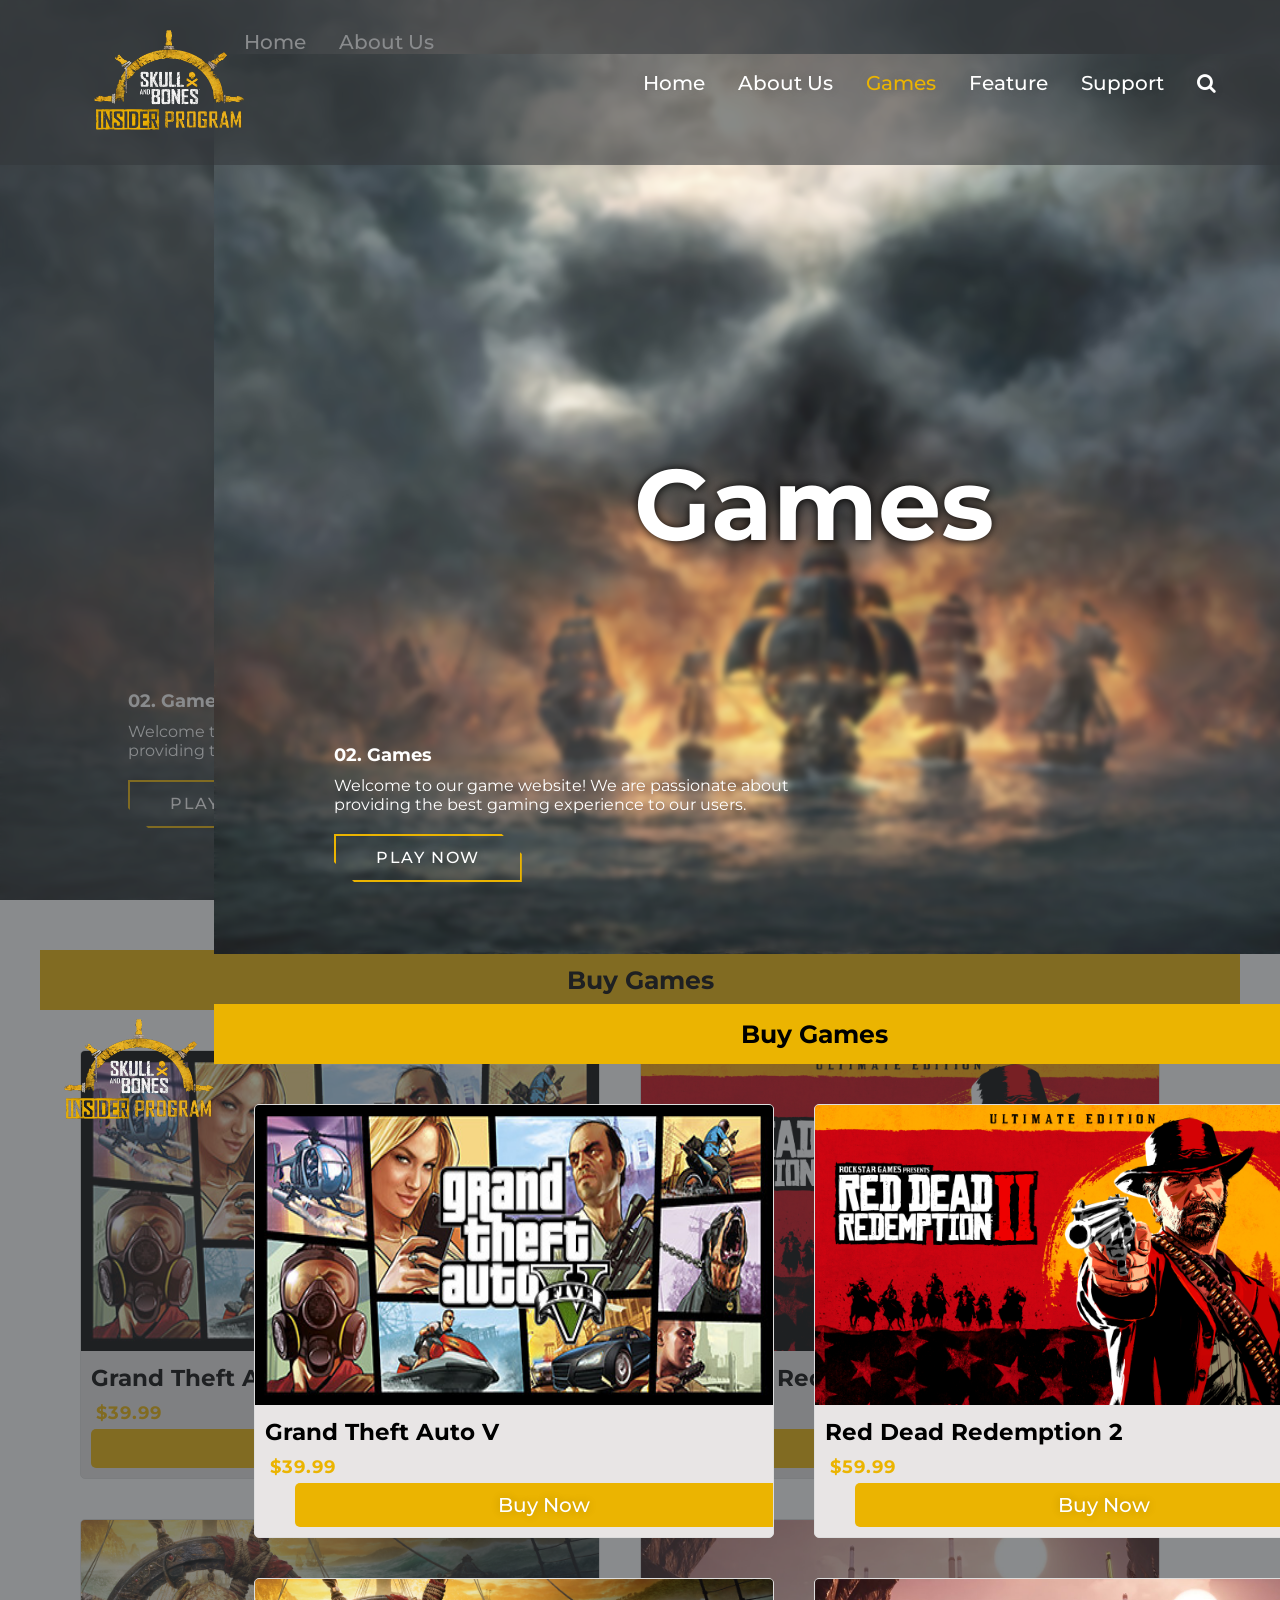
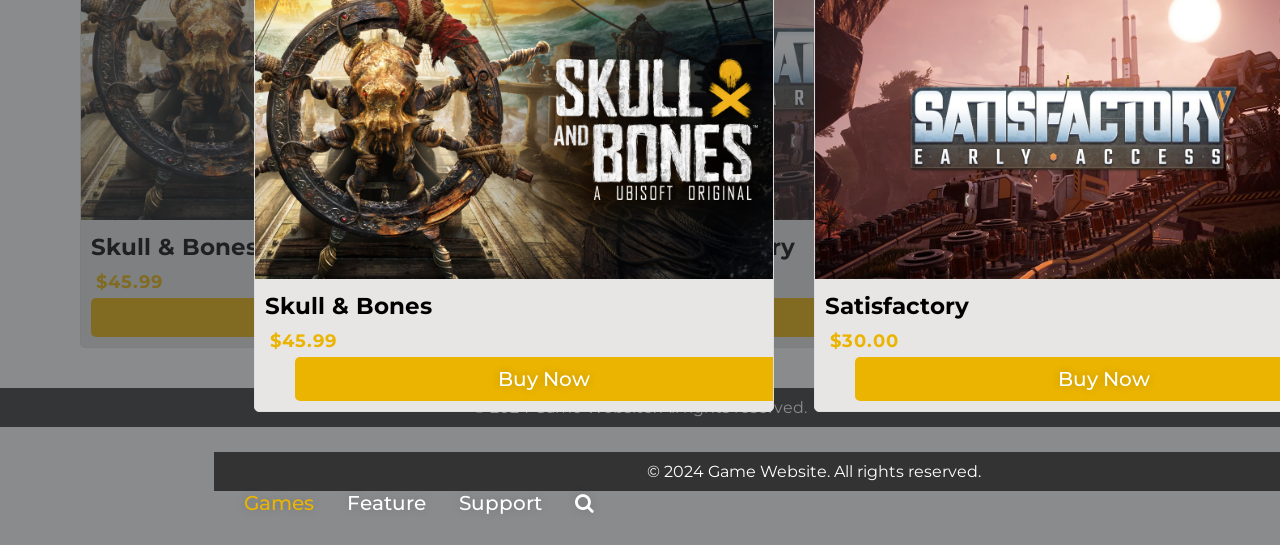
<file: index.html>
<!DOCTYPE html>
<html lang="en">

<head>
    <meta charset="UTF-8">
    <meta name="viewport" content="width=device-width, initial-scale=1.0">
    <link rel="stylesheet" href="https://cdnjs.cloudflare.com/ajax/libs/font-awesome/4.7.0/css/font-awesome.min.css">
    <link rel="stylesheet" href="games.css">
    <title>Document</title>
</head>

<body>
    <header class="header">
        <a href="" class="logo">
            <img src="/game start/sb game logo.png" alt="">
        </a>
        <nav class="navbar">
            <a href="webgame.html">Home</a>
            <a href="Aboutus.html">About Us</a><!DOCTYPE html>
            <html lang="en">
            
            <head>
                <meta charset="UTF-8">
                <meta name="viewport" content="width=device-width, initial-scale=1.0">
                <link rel="stylesheet" href="https://cdnjs.cloudflare.com/ajax/libs/font-awesome/4.7.0/css/font-awesome.min.css">
                <link rel="stylesheet" href="games.css">
                <title>Document</title>
                <style>
                    /* Add your responsive styles here */
                    @media only screen and (max-width: 768px) {
                        .header {
                            display: flex;
                            flex-direction: column;
                            align-items: center;
                        }
                        .navbar {
                            margin-top: 20px;
                        }
                        .banner .left-info {
                            text-align: center;
                        }
                        .gamebox {
                            display: grid;
                            grid-template-columns: repeat(auto-fit, minmax(250px, 1fr));
                            gap: 20px;
                            padding: 20px;
                        }
                        .game {
                            width: 100%;
                        }
                        .game-info {
                            text-align: center;
                        }
                    }
                </style>
            </head>
            
            <body>
                <header class="header">
                    <a href="" class="logo">
                        <img src="/game start/sb game logo.png" alt="">
                    </a>
                    <nav class="navbar">
                        <a href="webgame.html">Home</a>
                        <a href="Aboutus.html">About Us</a>
                        <a href="#" style="color: rgb(235, 180, 1);">Games</a>
                        <a href="Feature.html">Feature</a>
                        <a href="Support.html">Support</a>
                        <a href="#"><i class="fa fa-search" aria-hidden="true"></i></a>
                    </nav>
                </header>
                <section class="banner">
                    <div class="slider">
                        <div class="slide active">
                            <img src="/img1.jpg" alt="">
                            <div class="left-info">
                                <div class="penetrte-blur">
                                    <h1>Games</h1>
                                </div>
                                <div class="content">
                                    <h3>02. Games</h3>
                                    <p>Welcome to our game website! We are passionate about providing the best gaming experience to
                                        our users.</p>
                                    <a href="#" class="btn">Play Now</a>
                                </div>
                            </div>
                        </div>
                    </div>
                </section>
                </div>
                <!-- end header section ==================================================================================== -->
                <div class="container">
                    <div class="gamehead">
                        <h1>Buy Games</h1>
                    </div>
                    <div class="gamebox ">
                        <div class="game">
                            <img src="/game start/buygame1.jpg" alt="Game 1">
                            <div class="game-info">
                                <h2 class="game-title">Grand Theft Auto V</h2>
                                <p class="game-price">$39.99</p>
                                <a href="#" class="buy-button">Buy Now</a>
                            </div>
                        </div>
            
                        <div class="game">
                            <img src="/game start/buygame2.jpg" alt="Game 2">
                            <div class="game-info">
                                <h2 class="game-title">Red Dead Redemption 2</h2>
                                <p class="game-price">$59.99</p>
                                <a href="#" class="buy-button">Buy Now</a>
                            </div>
                        </div>
                        <div class="game">
                            <img src="/game start/buygame4.jpeg" alt="Game 1">
                            <div class="game-info">
                                <h2 class="game-title">Skull & Bones</h2>
                                <p class="game-price">$45.99</p>
                                <a href="#" class="buy-button">Buy Now</a>
                            </div>
                        </div>
            
                        <div class="game">
                            <img src="/game start/buygame3.jpg" alt="Game 2">
                            <div class="game-info">
                                <h2 class="game-title">Satisfactory</h2>
                                <p class="game-price">$30.00</p>
                                <a href="#" class="buy-button">Buy Now</a>
                            </div>
                        </div>
                    </div>
                </div>
                <footer>
                    <p>&copy; 2024 Game Website. All rights reserved.</p>
                </footer>
            </body>
            
            </html>
            
            <a href="#" style="color: rgb(235, 180, 1);">Games</a>
            <a href="Feature.html">Feature</a>
            <a href="Support.html">Support</a>
            <a href="#"><i class="fa fa-search" aria-hidden="true"></i></a>
        </nav>
    </header>
    <section class="banner">
        <div class="slider">
            <div class="slide active">
                <img src="/img1.jpg" alt="">
                <div class="left-info">
                    <div class="penetrte-blur">
                        <h1>Games</h1>
                    </div>
                    <div class="content">
                        <h3>02. Games</h3>
                        <p>Welcome to our game website! We are passionate about providing the best gaming experience to
                            our users.</p>
                        <a href="#" class="btn">Play Now</a>
                    </div>
                </div>
            </div>
        </div>
    </section>
    </div>
    <!-- end header section ==================================================================================== -->
    <div class="container">
        <div class="gamehead">
            <h1>Buy Games</h1>
        </div>
        <div class="gamebox ">
            <div class="game">
                <img src="/game start/buygame1.jpg" alt="Game 1">
                <div class="game-info">
                    <h2 class="game-title">Grand Theft Auto V</h2>
                    <p class="game-price">$39.99</p>
                    <a href="#" class="buy-button">Buy Now</a>
                </div>
            </div>

            <div class="game">
                <img src="/game start/buygame2.jpg" alt="Game 2">
                <div class="game-info">
                    <h2 class="game-title">Red Dead Redemption 2</h2>
                    <p class="game-price">$59.99</p>
                    <a href="#" class="buy-button">Buy Now</a>
                </div>
            </div>
            <div class="game">
                <img src="/game start/buygame4.jpeg" alt="Game 1">
                <div class="game-info">
                    <h2 class="game-title">Skull & Bones</h2>
                    <p class="game-price">$45.99</p>
                    <a href="#" class="buy-button">Buy Now</a>
                </div>
            </div>

            <div class="game">
                <img src="/game start/buygame3.jpg" alt="Game 2">
                <div class="game-info">
                    <h2 class="game-title">Satisfactory</h2>
                    <p class="game-price">$30.00</p>
                    <a href="#" class="buy-button">Buy Now</a>
                </div>
            </div>
        </div>
    </div>
    <footer>
        <p>&copy; 2024 Game Website. All rights reserved.</p>
    </footer>
</body>

</html>
</file>
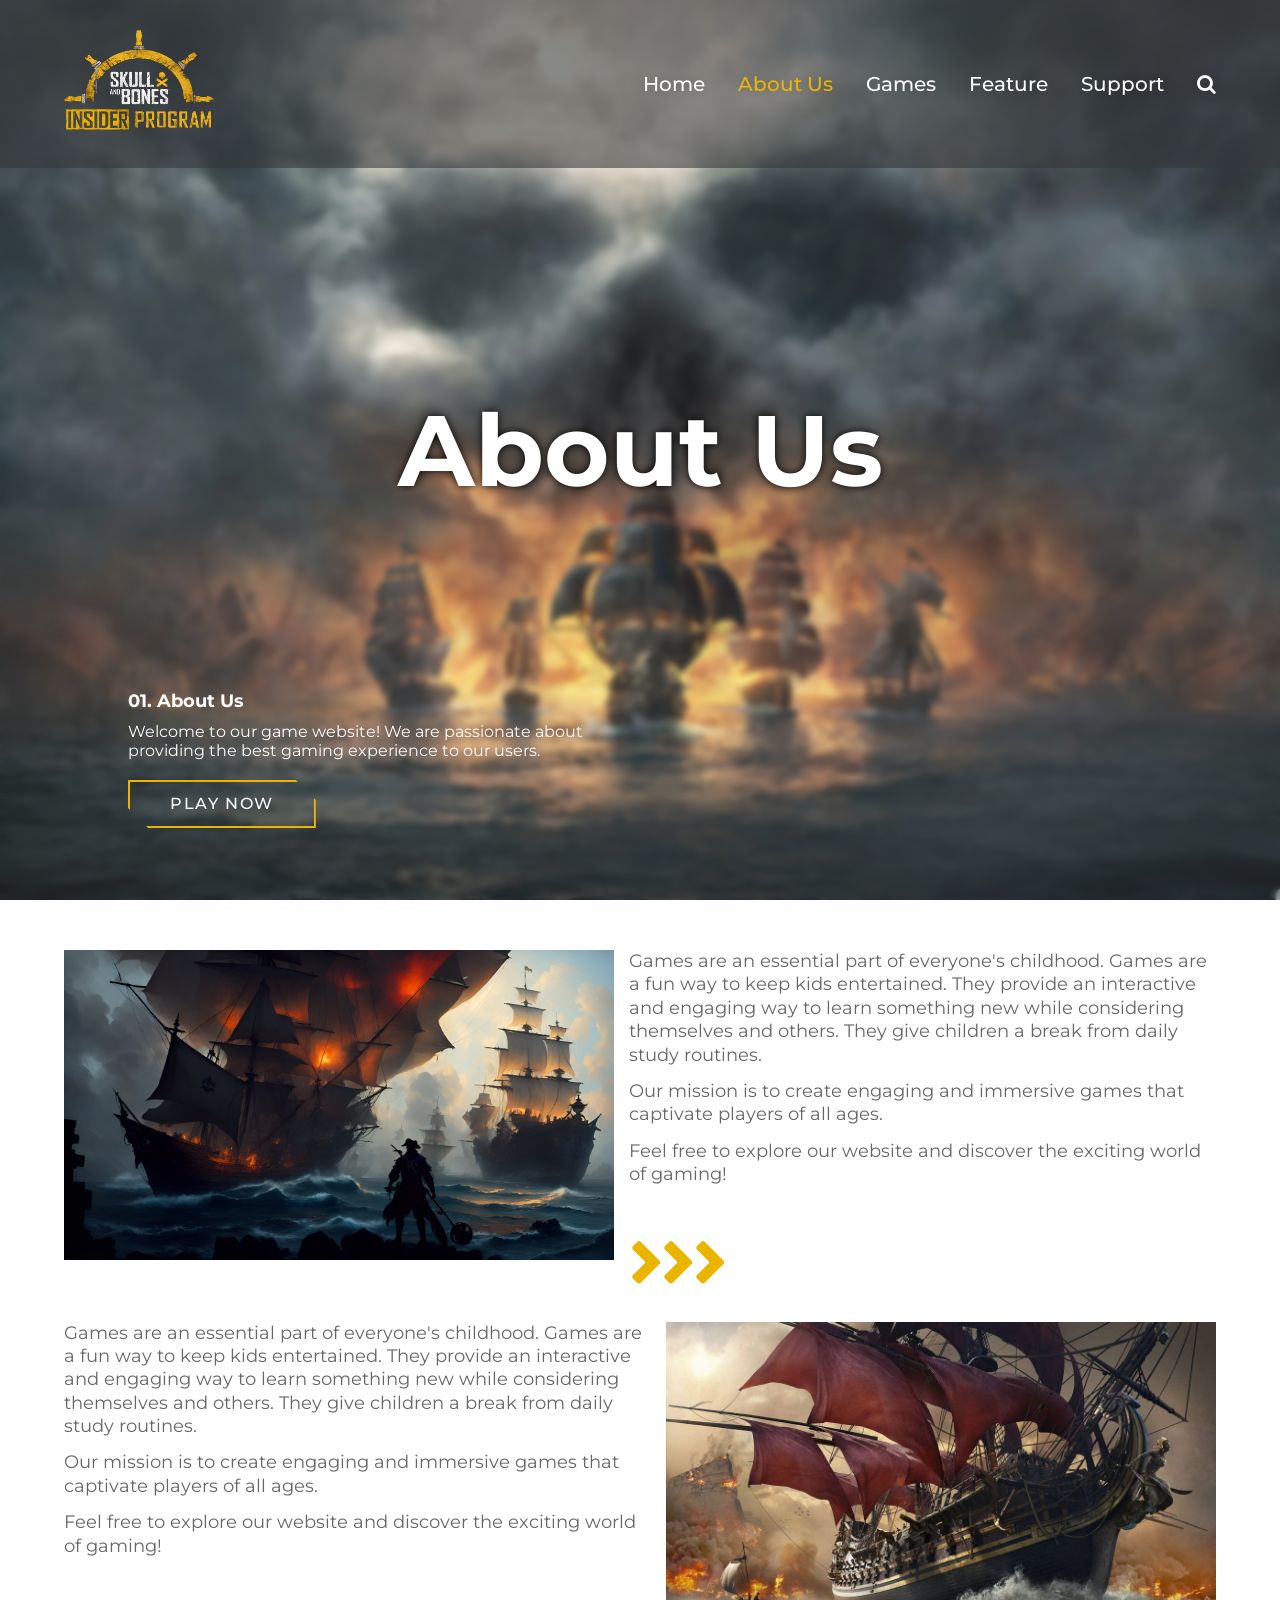
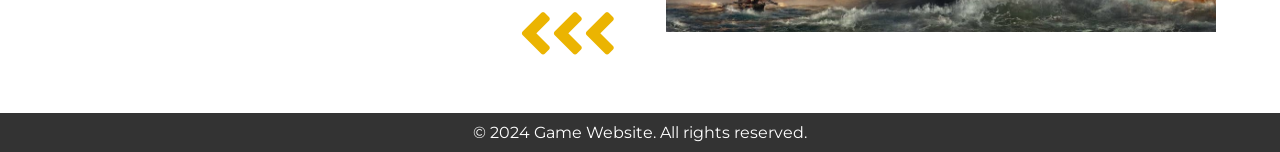
<file: Aboutus.html>
<!DOCTYPE html>
<html lang="en">

<head>
    <meta charset="UTF-8">
    <meta name="viewport" content="width=device-width, initial-scale=1.0">
    <link rel="stylesheet" href="https://cdnjs.cloudflare.com/ajax/libs/font-awesome/4.7.0/css/font-awesome.min.css">
    <link rel="stylesheet" href="Aboutus.css">
    <link rel="stylesheet" href="webmedia.css">
    <title>Document</title>
    <style>
        /* Add your responsive styles here */
        @media only screen and (max-width: 768px) {
            .header {
                display: flex;
                flex-direction: column;
                align-items: center;
            }
            .navbar {
                margin-top: 20px;
            }
            .banner .left-info {
                text-align: center;
            }
            .abox1,
            .abox2 {
                flex-direction: column;
            }
            .aimage,
            .apara {
                width: 100%;
            }
            .apara {
                margin-top: 20px;
            }
            .apraicon {
                text-align: center;
            }
            footer {
                text-align: center;
            }
        }
    </style>
</head>

<body>
    <header class="header">
        <a href="" class="logo">
            <img src="/game start/sb game logo.png" alt="">
        </a>

        <nav class="navbar">
            <a href="webgame.html">Home</a>
            <a href="#" style="color: rgb(235, 180, 1);">About Us</a>
            <a href="games.html">Games</a>
            <a href="Feature.html">Feature</a>
            <a href="Support.html">Support</a>
            <a href="#"><i class="fa fa-search" aria-hidden="true"></i></a>
        </nav>

    </header>
    <section class="banner">
        <div class="slider">
            <div class="slide active">
                <img src="/img1.jpg" alt="">
                <div class="left-info">
                    <div class="penetrte-blur">
                        <h1>About Us</h1>
                    </div>
                    <div class="content">
                        <h3>01. About Us</h3>
                        <p>Welcome to our game website! We are passionate about providing the best gaming experience to our users.</p>
                        <a href="#" class="btn">Play Now</a>
                    </div>
                </div>
            </div>
        </div>
    </section>
    </div>
    <div class="container">
        <section id="about">
            <div class="abox1 d-flex">
                <div class="aimage">
                    <img src="/game start/aimage.jpg" alt="">
                </div>
                <div class="apara">
                    <p>Games are an essential part of everyone's childhood. Games are a fun way to keep kids
                        entertained. They provide an interactive and engaging way to learn something new while
                        considering themselves and others. They give children a break from daily study routines.
                    </p><br>
                    <p>Our mission is to create engaging and immersive games that captivate players of all ages.</p>
                    <br>
                    <p>Feel free to explore our website and discover the exciting world of gaming!</p>
                    <div class="apraicon">
                        <i class="fa fa-chevron-right" aria-hidden="true"></i>
                        <i class="fa fa-chevron-right" aria-hidden="true"></i>
                        <i class="fa fa-chevron-right" aria-hidden="true"></i>
                    </div>
                </div>
            </div>
            <div class="abox2 d-flex">
                <div class="apara">
                    <p>Games are an essential part of everyone's childhood. Games are a fun way to keep kids
                        entertained. They provide an interactive and engaging way to learn something new while
                        considering themselves and others. They give children a break from daily study routines.
                    </p><br>
                    <p>Our mission is to create engaging and immersive games that captivate players of all ages.</p>
                    <br>
                    <p>Feel free to explore our website and discover the exciting world of gaming!</p>
                    <div class="apraicon">
                        <i class="fa fa-chevron-left" aria-hidden="true"></i>
                        <i class="fa fa-chevron-left" aria-hidden="true"></i>
                        <i class="fa fa-chevron-left" aria-hidden="true"></i>
                    </div>
                </div>
                <div class="aimage">
                    <img src="/game start/aimage2.jpg" alt="">
                </div>
            </div>
        </section>
    </div>
    <footer>
        <p>&copy; 2024 Game Website. All rights reserved.</p>
    </footer>
</body>

</html>
</file>
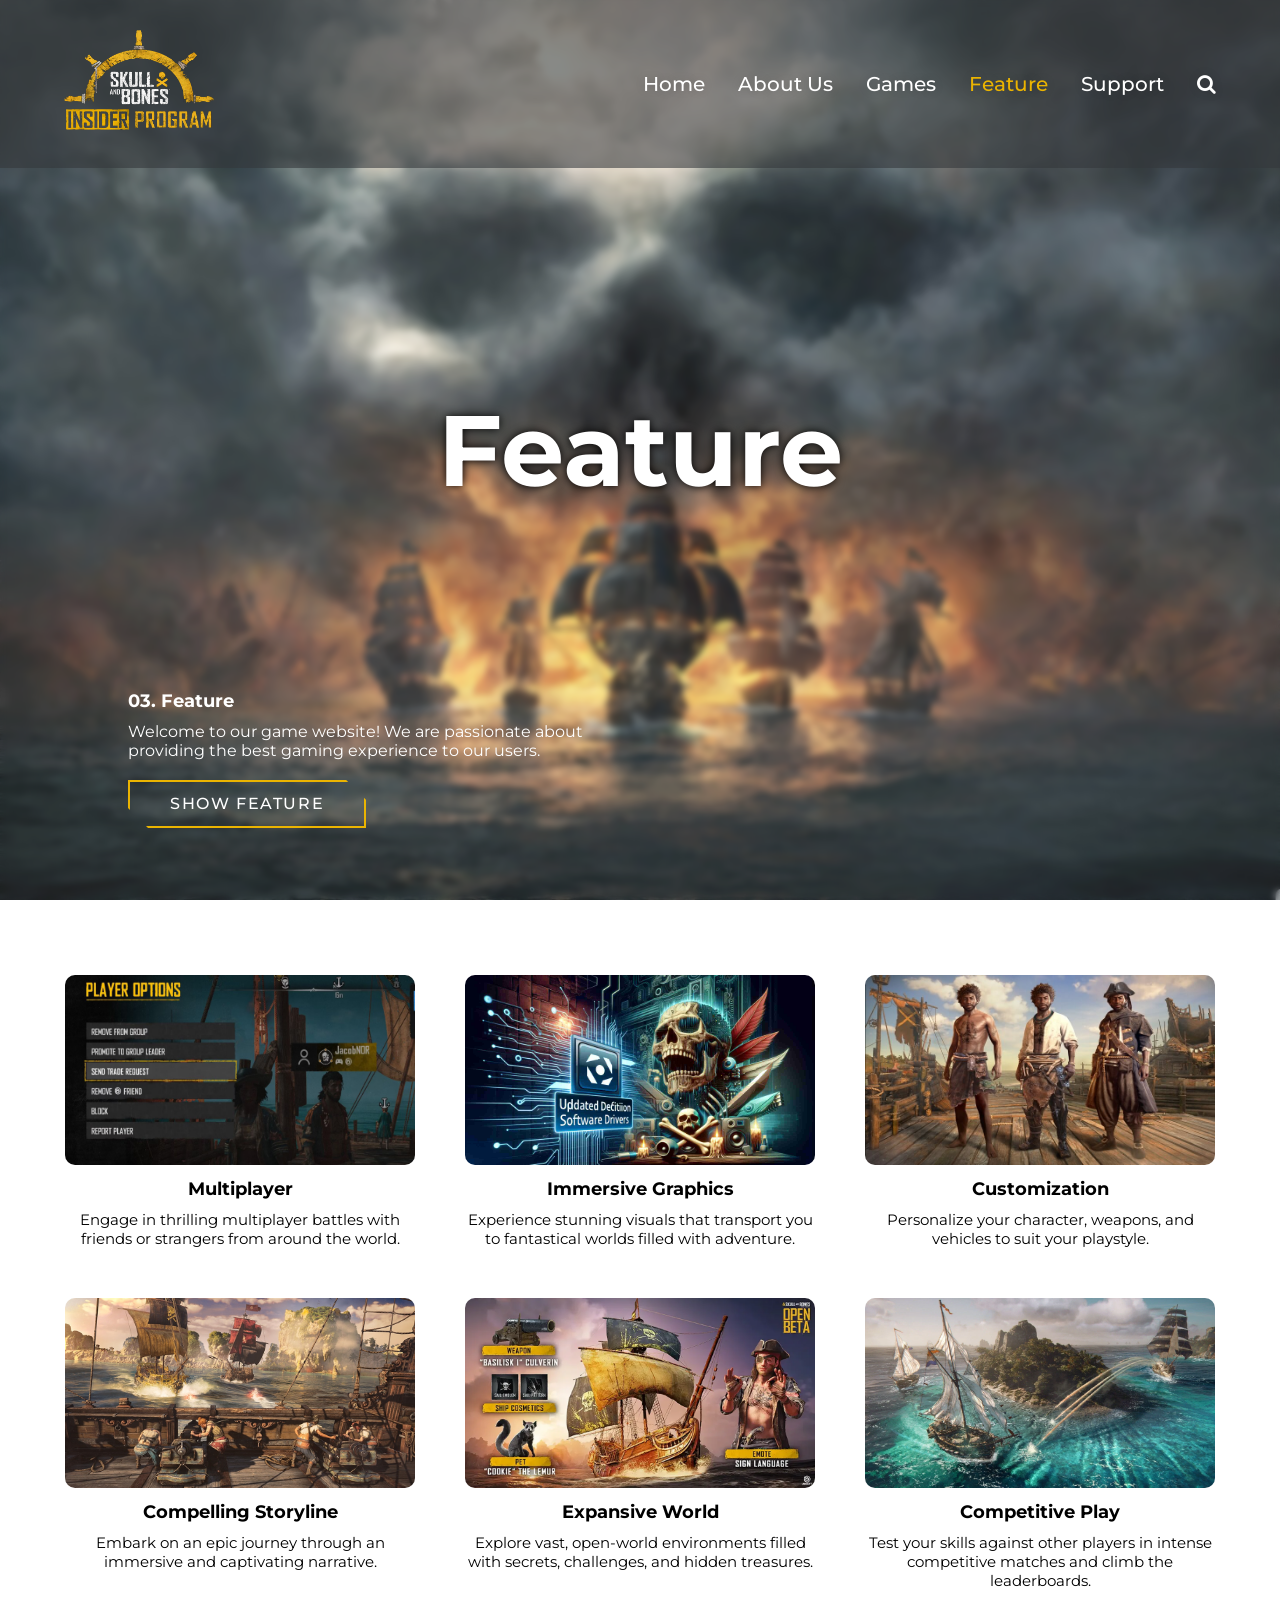
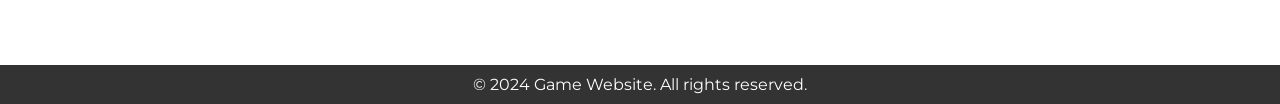
<file: Feature.html>
<!DOCTYPE html>
<html lang="en">

<head>
    <meta charset="UTF-8">
    <meta name="viewport" content="width=device-width, initial-scale=1.0">
    <link rel="stylesheet" href="https://cdnjs.cloudflare.com/ajax/libs/font-awesome/4.7.0/css/font-awesome.min.css">
    <link rel="stylesheet" href="Feature.css">
    <title>Document</title>
</head>

<body>
    <header class="header">
        <a href="" class="logo">
            <img src="/game start/sb game logo.png" alt="">
        </a>
        <nav class="navbar">
            <a href="webgame.html">Home</a>
            <a href="Aboutus.html">About Us</a>
            <a href="games.html">Games</a>
            <a href="#" style="color: rgb(235, 180, 1);">Feature</a>
            <a href="Support.html">Support</a>
            <a href="#"><i class="fa fa-search" aria-hidden="true"></i></a>
        </nav>
    </header>
    <section class="banner">
        <div class="slider">
            <div class="slide active">
                <img src="/img1.jpg" alt="">
                <div class="left-info">
                    <div class="penetrte-blur">
                        <h1>Feature</h1>
                    </div>
                    <div class="content">
                        <h3>03. Feature</h3>
                        <p>Welcome to our game website! We are passionate about providing the best gaming experience to
                            our users.</p>
                        <a href="#" class="btn">Show Feature</a>
                    </div>
                </div>
            </div>
        </div>
    </section>
    </div>
    <!-- header complete ===================================================================================== -->
            <section class="features">
                <div class="feature">
                    <img src="/game start/featimg1.jpg" alt="Feature 1">
                    <h2>Multiplayer</h2>
                    <p>Engage in thrilling multiplayer battles with friends or strangers from around the world.</p>
                </div>
                <div class="feature">
                    <img src="/game start/featimg2.png" alt="Feature 2">
                    <h2>Immersive Graphics</h2>
                    <p>Experience stunning visuals that transport you to fantastical worlds filled with adventure.</p>
                </div>
                <div class="feature">
                    <img src="/game start/featimg3.jpg" alt="Feature 3">
                    <h2>Customization</h2>
                    <p>Personalize your character, weapons, and vehicles to suit your playstyle.</p>
                </div>
                <div class="feature">
                    <img src="/game start/featimg4.jpg" alt="Feature 4">
                    <h2>Compelling Storyline</h2>
                    <p>Embark on an epic journey through an immersive and captivating narrative.</p>
                </div>
                <div class="feature">
                    <img src="/game start/featimg5.jpg" alt="Feature 5">
                    <h2>Expansive World</h2>
                    <p>Explore vast, open-world environments filled with secrets, challenges, and hidden treasures.</p>
                </div>
                <div class="feature">
                    <img src="/game start/featimg6.jpg" alt="Feature 6">
                    <h2>Competitive Play</h2>
                    <p>Test your skills against other players in intense competitive matches and climb the leaderboards.
                    </p>
                </div>
            </section>
    <footer>
        <p>&copy; 2024 Game Website. All rights reserved.</p>
    </footer>
</body>

</html>
</file>
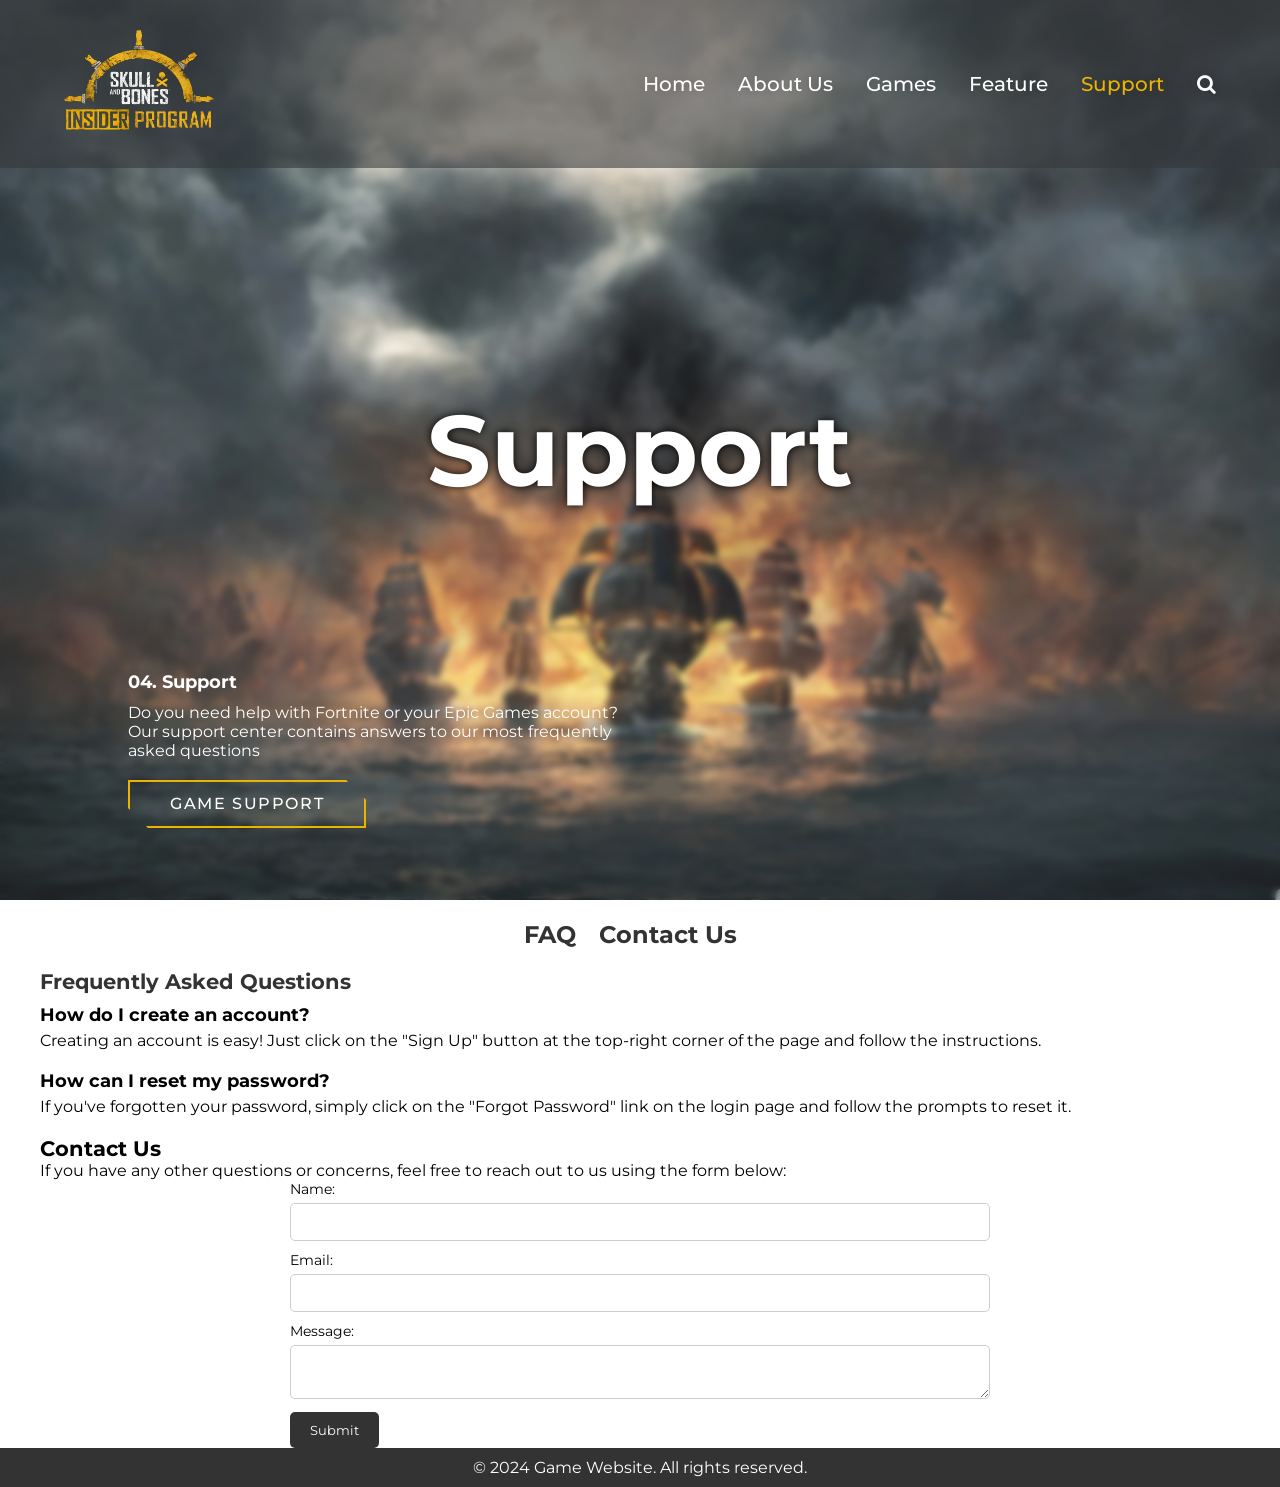
<file: Support.html>
<!DOCTYPE html>
<html lang="en">

<head>
    <meta charset="UTF-8">
    <meta name="viewport" content="width=device-width, initial-scale=1.0">
    <link rel="stylesheet" href="https://cdnjs.cloudflare.com/ajax/libs/font-awesome/4.7.0/css/font-awesome.min.css">
    <link rel="stylesheet" href="Support.css">
    <title>Document</title>
</head>

<body>
    <header class="header">
        <a href="" class="logo">
            <img src="/game start/sb game logo.png" alt="">
        </a>
        <nav class="navbar">
            <a href="webgame.html">Home</a>
            <a href="Aboutus.html">About Us</a>
            <a href="games.html">Games</a>
            <a href="Feature.html">Feature</a>
            <a href="#" style="color: rgb(235, 180, 1);">Support</a>
            <a href="#"><i class="fa fa-search" aria-hidden="true"></i></a>
        </nav>
    </header>
    <section class="banner">
        <div class="slider">
            <div class="slide active">
                <img src="/img1.jpg" alt="">
                <div class="left-info">
                    <div class="penetrte-blur">
                        <h1>Support</h1>
                    </div>
                    <div class="content">
                        <h3>04. Support</h3>
                        <p>Do you need help with Fortnite or your Epic Games account? Our support center contains
                            answers to our most frequently asked questions</p>
                        <a href="#" class="btn">Game Support</a>
                    </div>
                </div>
            </div>
        </div>
    </section>
    </div>
    <!-- complete header section============================================================================== -->
    <div class="container">
        <nav>
            <ul>
                <li><a href="#faq">FAQ</a></li>
                <li><a href="#contact">Contact Us</a></li>
            </ul>
        </nav>
        <section id="faq">
            <h2>Frequently Asked Questions</h2>
            <ul>
                <li>
                    <h3>How do I create an account?</h3>
                    <p>Creating an account is easy! Just click on the "Sign Up" button at the top-right corner of the page and follow the instructions.</p>
                </li>
                <li>
                    <h3>How can I reset my password?</h3>
                    <p>If you've forgotten your password, simply click on the "Forgot Password" link on the login page and follow the prompts to reset it.</p>
                </li>
                <!-- Add more FAQ items as needed -->
            </ul>
        </section>
        <section id="contact">
            <h2>Contact Us</h2>
            <p>If you have any other questions or concerns, feel free to reach out to us using the form below:</p>
            <div class="fosupport">
            <form>
                <label for="name" style="font-size: 14px;">Name:</label>
                <input type="text" id="name" name="name" required>
                <label for="email" style="font-size: 14px;">Email:</label>
                <input type="email" id="email" name="email" required>
                <label for="message" style="font-size: 14px;">Message:</label>
                <textarea id="message" name="message" required></textarea>
                <button type="submit">Submit</button>
            </form>
        </div>
    </div>
    <footer>
        <p>&copy; 2024 Game Website. All rights reserved.</p>
    </footer>
</body>

</html>
</file>
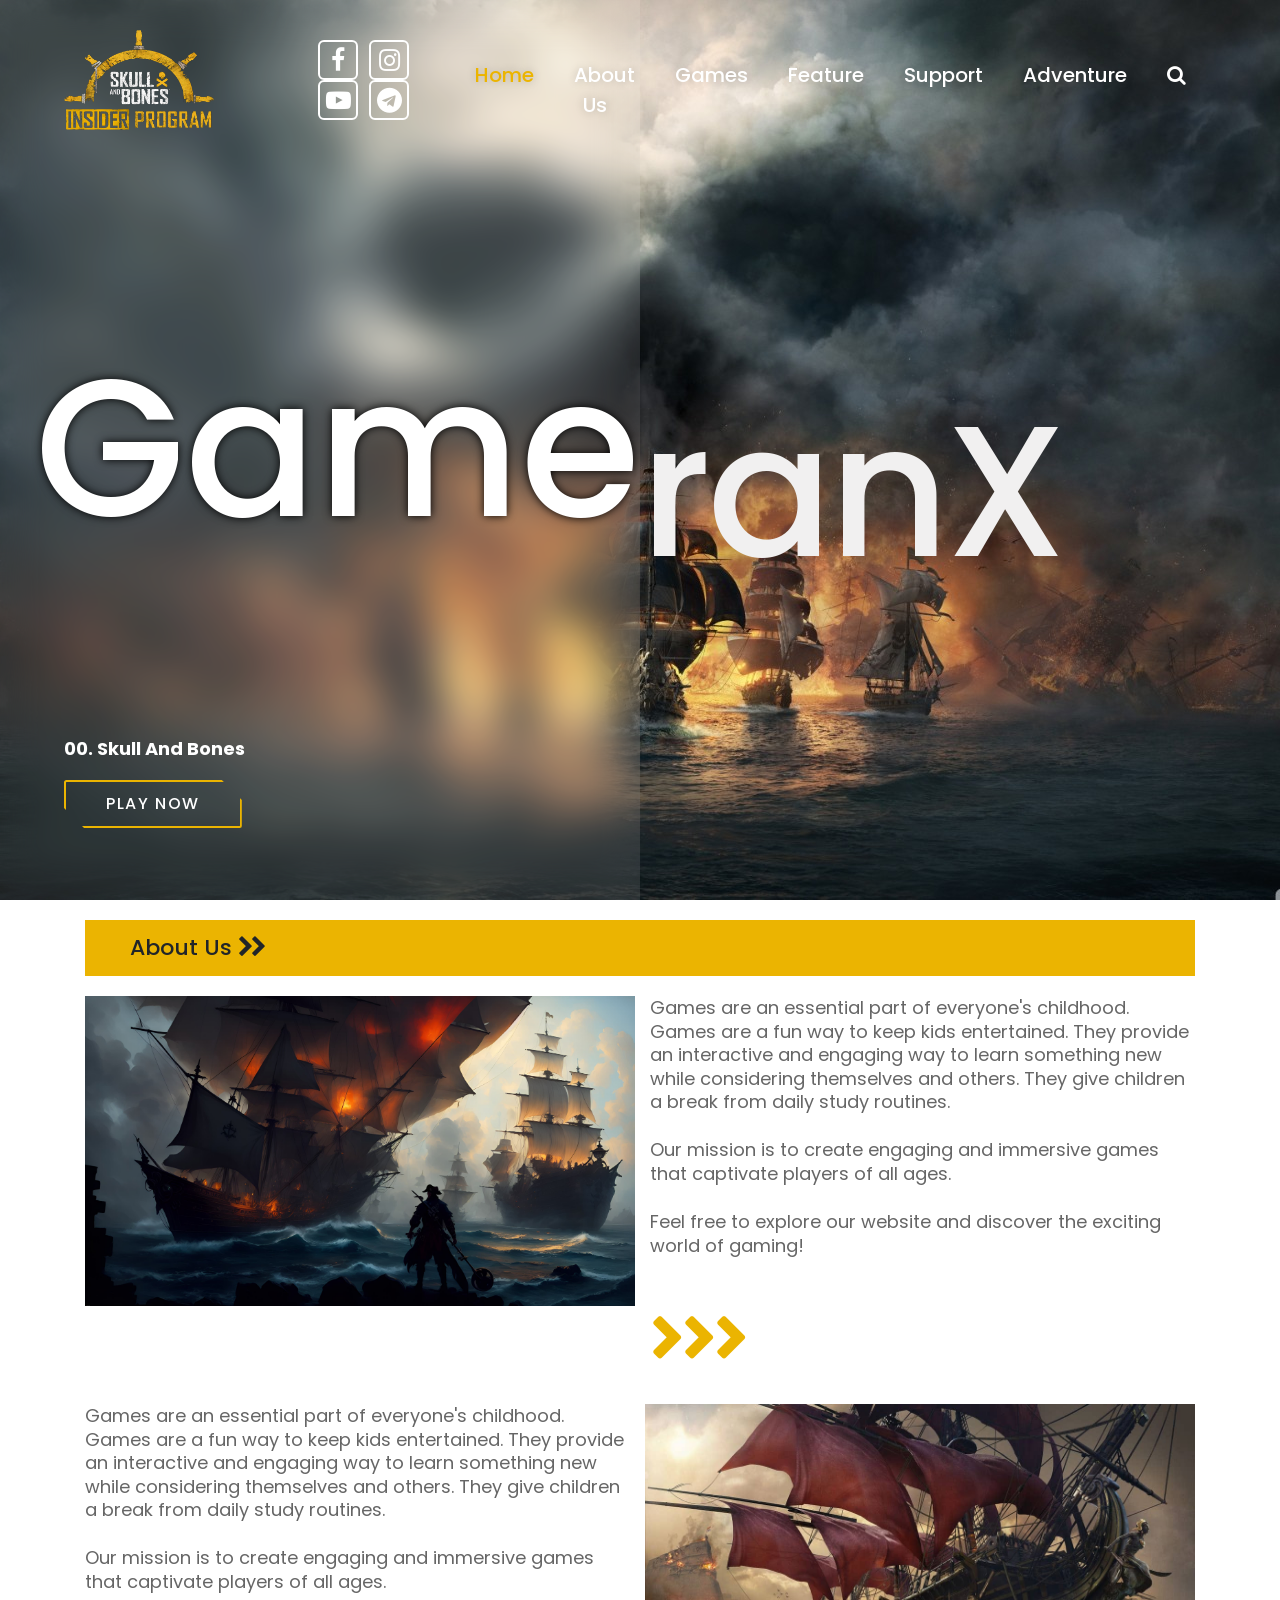
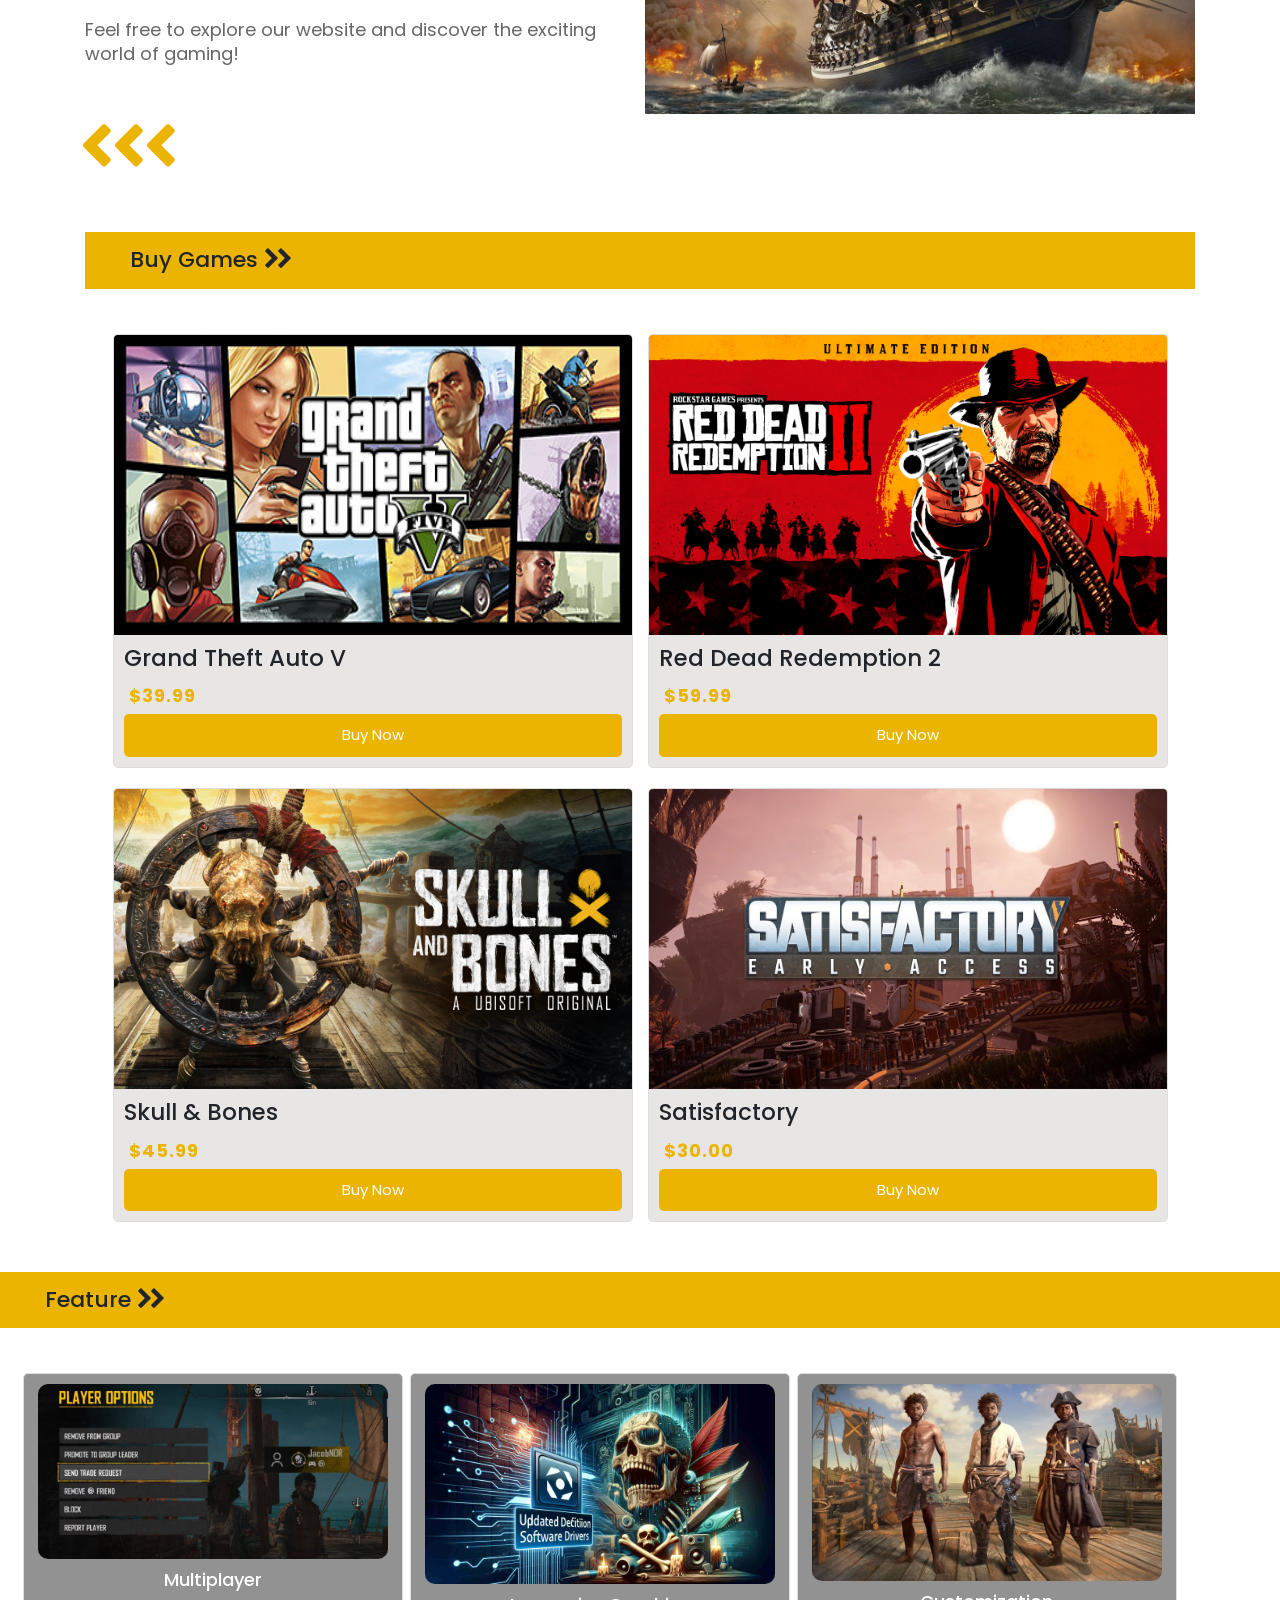
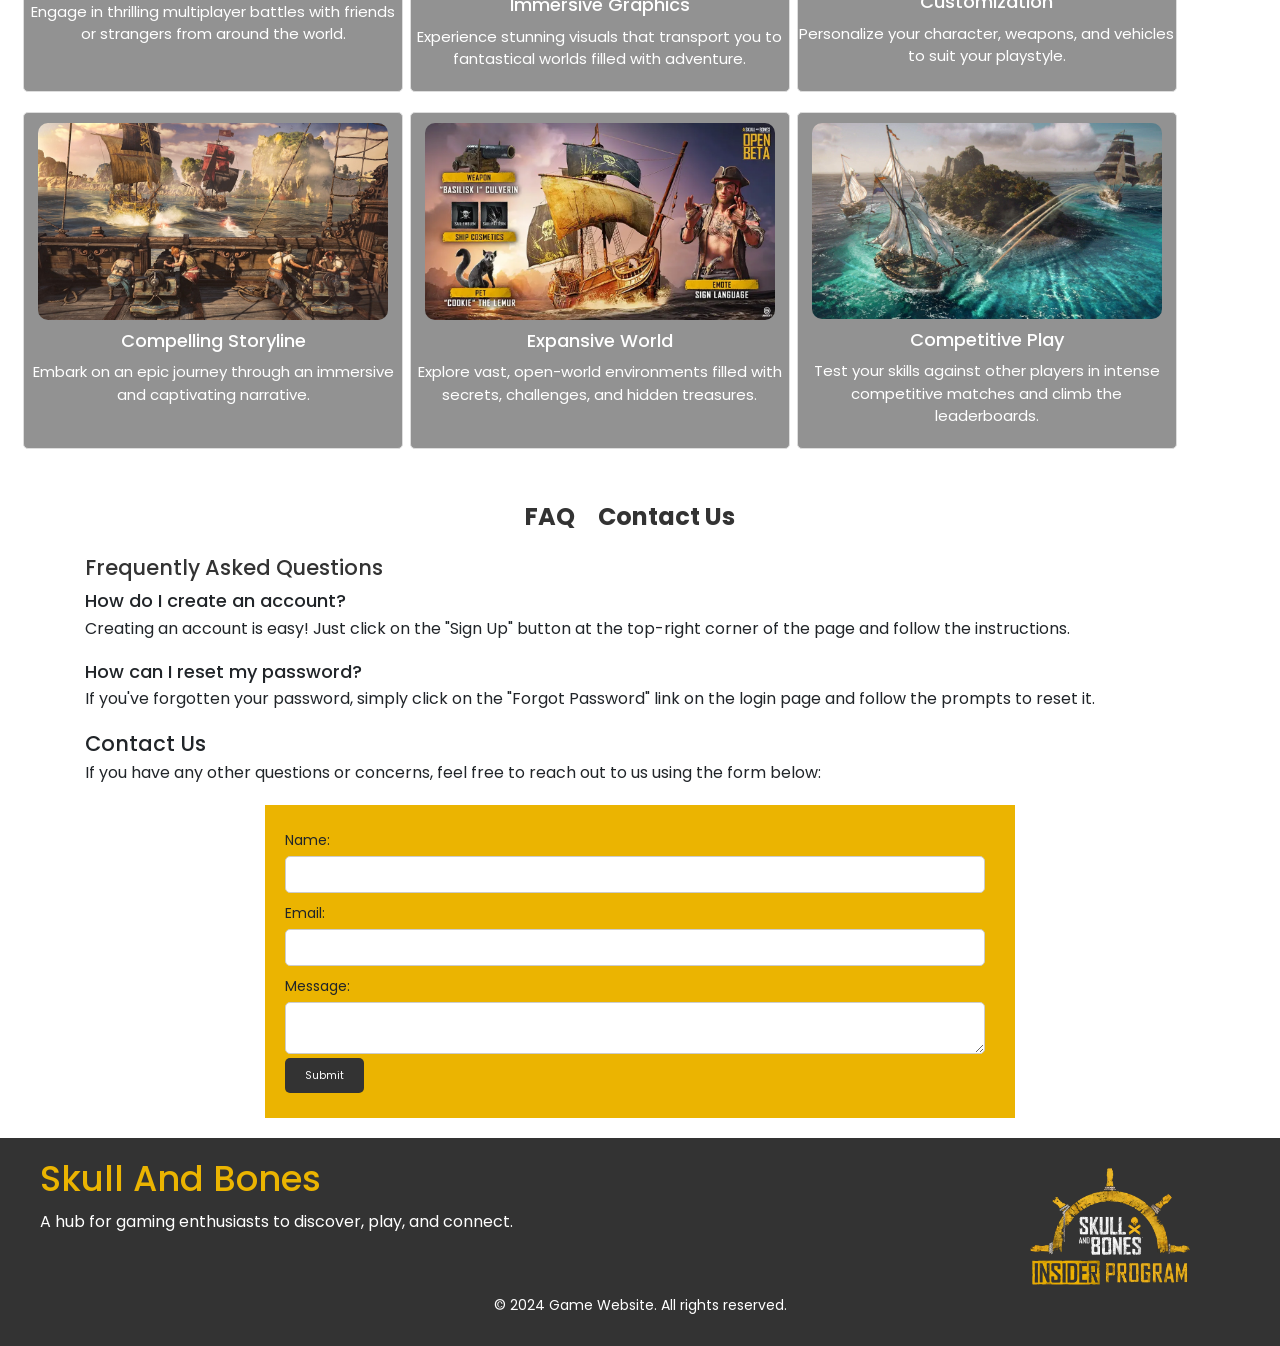
<file: webgame.html>
<!DOCTYPE html>
<html lang="en">

<head>
    <meta charset="UTF-8">
    <meta name="viewport" content="width=device-width, initial-scale=1.0">
    <link rel="stylesheet" href="https://cdnjs.cloudflare.com/ajax/libs/font-awesome/4.7.0/css/font-awesome.min.css">
    <link rel="stylesheet" href="webgame.css">
    <link rel="stylesheet" href="webmedia.css">
    <!--  -->
    <link rel="stylesheet" href="https://cdn.jsdelivr.net/npm/bootstrap@4.6.2/dist/css/bootstrap.min.css">
    <script src="https://cdn.jsdelivr.net/npm/jquery@3.7.1/dist/jquery.slim.min.js"></script>
    <script src="https://cdn.jsdelivr.net/npm/popper.js@1.16.1/dist/umd/popper.min.js"></script>
    <script src="https://cdn.jsdelivr.net/npm/bootstrap@4.6.2/dist/js/bootstrap.bundle.min.js"></script>
     
     <link rel="preconnect" href="https://fonts.googleapis.com">
<link rel="preconnect" href="https://fonts.gstatic.com" crossorigin>
<link href="https://fonts.googleapis.com/css2?family=Poppins&family=Roboto:wght@500&family=Rubik+Scribble&display=swap" rel="stylesheet">
<style>
     body {
  font-family: "Poppins", sans-serif;
  font-weight: 400;
  font-style: normal;
}
</style>
      
<title>Document</title>
</head>

<body> 
    <header class="header">
        <a href="" class="logo">
            <img src="/game start/sb game logo.png" alt="">
        </a>
 
        <div class="social">
            <a href="https://www.facebook.com/login/"><i class="fa fa-facebook" aria-hidden="true"></i></a>
            <a href="https://www.instagram.com/accounts/login/?hl=en"><i class="fa fa-instagram" aria-hidden="true"></i></a>
            <a href="https://www.youtube.com/"><i class="fa fa-youtube-play" aria-hidden="true"></i></a>
            <a href="https://telegr.am/user_mgt/login"><i class="fa fa-telegram" aria-hidden="true"></i></a>

        </div>
        <nav class="navbar navbar-expand-md">
            <!-- Toggler/collapsibe Button -->
             <button class="navbar-toggler" style="background-color: #444; color: white; " type="button" data-toggle="collapse" data-target="#collapsibleNavbar">
                <span class="navbar-toggler-icon"><i class="fa fa-bars mt-1" aria-hidden="true"></i></span>
            </button>
           
            <!-- Navbar links -->
            <div class="collapse navbar-collapse" id="collapsibleNavbar">
              <ul class="navbar-nav">
                <li class="nav-item">
                    <a href="#" style="color: rgb(235, 180, 1);">Home</a>
                </li>
                <li class="nav-item">
                    <a href="Aboutus.html"> About Us</a>

                    
                </li>
                <li class="nav-item">
                    <a href="games.html">Games</a>
                </li>
                <li class="nav-item">
                    <a href="Feature.html">Feature</a>
                </li>
                <li class="nav-item">
                    <a href="#">Support</a>
                </li>
                <li class="nav-item">
                    <a href="Adventure.html"> Adventure</a>
                </li>
                <li class="nav-item">
                    <a href="#"><i class="fa fa-search" aria-hidden="true"></i></a>
                </li>
              </ul>
            </div>
          </nav>

        <!-- <nav class="navbar">
            <a href="#" style="color: rgb(235, 180, 1);">Home</a>
            <a href="Aboutus.html"> About Us</a>
            <a href="games.html">Games</a>
            <a href="Feature.html">Feature</a>
            <a href="#">Support</a>
            <a href="#"><i class="fa fa-search" aria-hidden="true"></i></a>
        </nav> -->
    </header>

    <section class="banner">
        <div class="slider">
            <div class="slide active">
                <img src="/img1.jpg" alt="">
                <div class="left-info">
                    <div class="penetrte-blur">
                        <h1>Game</h1>
                    </div>
                    <div class="content">
                        <h3>00. Skull And Bones</h3>
                        <!-- <p>Games are an essential part of everyone's childhood. Games are a fun way to keep kids entertained. They provide an interactive and engaging way to learn something new while considering themselves and others. They give children a break from daily study routines.</p> -->
                        <a href="#" class="btn">Play Now</a>
                    </div>
                </div>
                <div class="right-info">
                        
                        <h1>ranX</h1>
                </div>
            </div>
        </div>
    </section>
    <!-- header complete=========================================================================== -->
    
    <div class="container">
        <section id="about">
            <h1>About Us
                <i class="fa fa-chevron-right" aria-hidden="true"></i>
                <i class="fa fa-chevron-right" aria-hidden="true" style="margin: -9px;"></i>
            </h1>
            <div class="abox1 d-flex">
                <div class="aimage">
                    <img src="/game start/aimage.jpg" alt="">
                </div>
             <div class="apara">
                    <p>Games are an essential part of everyone's childhood. Games are a fun way to keep kids
                        entertained. They provide an interactive and engaging way to learn something new while 
                        considering themselves and others. They give children a break from daily study routines.
                    </p><br>
                    <p>Our mission is to create engaging and immersive games that captivate players of all ages.</p>
                    <br>
                    <p>Feel free to explore our website and discover the exciting world of gaming!</p>
                    <div class="apraicon">
                        <i class="fa fa-chevron-right" aria-hidden="true"></i>
                        <i class="fa fa-chevron-right" aria-hidden="true"></i>
                        <i class="fa fa-chevron-right" aria-hidden="true"></i>
                    </div>
                </div>
            </div>
            <div class="abox2 d-flex">
                <div class="apara">
                    <p>Games are an essential part of everyone's childhood. Games are a fun way to keep kids
                        entertained. They provide an interactive and engaging way to learn something new while 
                        considering themselves and others. They give children a break from daily study routines.
                    </p><br>
                    <p>Our mission is to create engaging and immersive games that captivate players of all ages.</p>
                    <br>
                    <p>Feel free to explore our website and discover the exciting world of gaming!</p>
                    <div class="apraicon">
                        <i class="fa fa-chevron-left" aria-hidden="true"></i>
                        <i class="fa fa-chevron-left" aria-hidden="true"></i>
                        <i class="fa fa-chevron-left" aria-hidden="true"></i>
                    </div>
                </div>
                <div class="aimage">
                    <img src="/game start/aimage2.jpg" alt="">
                </div>
            </div>
        </section>
    </div>
    <!-- about us complete ============================================================================================= -->
    <div class="container">
        <div class="gamehead">
            <h1>Buy Games
                <i class="fa fa-chevron-right" aria-hidden="true"></i>
                <i class="fa fa-chevron-right" aria-hidden="true" style="margin: -9px;"></i>
            </h1>
        </div>
        <div class="gamebox ">
            <div class="game">
                <img src="/game start/buygame1.jpg" alt="Game 1">
                <div class="game-info">
                    <h2 class="game-title">Grand Theft Auto V</h2>
                    <p class="game-price">$39.99</p>
                    <a href="#" class="buy-button">Buy Now</a>
                </div>
            </div>

            <div class="game">
                <img src="/game start/buygame2.jpg" alt="Game 2">
                <div class="game-info">
                    <h2 class="game-title">Red Dead Redemption 2</h2>
                    <p class="game-price">$59.99</p>
                    <a href="#" class="buy-button">Buy Now</a>
                </div>
            </div>
            <div class="game">
                <img src="/game start/buygame4.jpeg" alt="Game 1">
                <div class="game-info">
                    <h2 class="game-title">Skull & Bones</h2>
                    <p class="game-price">$45.99</p>
                    <a href="#" class="buy-button">Buy Now</a>
                </div>
            </div>

            <div class="game">
                <img src="/game start/buygame3.jpg" alt="Game 2">
                <div class="game-info">
                    <h2 class="game-title">Satisfactory</h2>
                    <p class="game-price">$30.00</p>
                    <a href="#" class="buy-button">Buy Now</a>
                </div>
            </div>
        </div>
    </div>
    <!-- game section complete======================================================================================== -->
    <div class="contianer">   
    <section class="features">
            <h1>Feature
                <i class="fa fa-chevron-right" aria-hidden="true"></i>
                <i class="fa fa-chevron-right" aria-hidden="true" style="margin: -9px;"></i>
            </h1>
            <!-- <div class="bgimage"> -->
        
            <div class="feabox">
            <div class="feature">
                <img src="/game start/featimg1.jpg" alt="Feature 1">
                <h2>Multiplayer</h2>
                <p>Engage in thrilling multiplayer battles with friends or strangers from around the world.</p>
            </div>
            <div class="feature">
                <img src="/game start/featimg2.png" alt="Feature 2">
                <h2>Immersive Graphics</h2>
                <p>Experience stunning visuals that transport you to fantastical worlds filled with adventure.</p>
            </div>
            <div class="feature">
                <img src="/game start/featimg3.jpg" alt="Feature 3">
                <h2>Customization</h2>
                <p>Personalize your character, weapons, and vehicles to suit your playstyle.</p>
            </div>
            <div class="feature">
                <img src="/game start/featimg4.jpg" alt="Feature 4">
                <h2>Compelling Storyline</h2>
                <p>Embark on an epic journey through an immersive and captivating narrative.</p>
            </div>
            <div class="feature">
                <img src="/game start/featimg5.jpg" alt="Feature 5">
                <h2>Expansive World</h2>
                <p>Explore vast, open-world environments filled with secrets, challenges, and hidden treasures.</p>
            </div>
            <div class="feature">
                <img src="/game start/featimg6.jpg" alt="Feature 6">
                <h2>Competitive Play</h2>
                <p>Test your skills against other players in intense competitive matches and climb the leaderboards.
                </p>
            </div>
        </div>
    </div>
        </section>
    </div>
    <!-- feture complete==================================================================================================== -->

    <div class="container">
        <nav>
            <ul>
                <li><a href="#faq">FAQ</a></li>
                <li><a href="#contact">Contact Us</a></li>
            </ul>
        </nav>
        <section id="faq">
            <h2>Frequently Asked Questions</h2>
            <ul>
                <li>
                    <h3>How do I create an account?</h3>
                    <p>Creating an account is easy! Just click on the "Sign Up" button at the top-right corner of the page and follow the instructions.</p>
                </li>
                <li>
                    <h3>How can I reset my password?</h3>
                    <p>If you've forgotten your password, simply click on the "Forgot Password" link on the login page and follow the prompts to reset it.</p>
                </li>
            </ul>
        </section>
        <section id="contact">
            <h2>Contact Us</h2>
            <p>If you have any other questions or concerns, feel free to reach out to us using the form below:</p>
            <div class="fosupport">
            <form>
                <label for="name" style="font-size: 14px;">Name:</label>
                <input type="text" id="name" name="name" required>
                <label for="email" style="font-size: 14px;">Email:</label>
                <input type="email" id="email" name="email" required>
                <label for="message" style="font-size: 14px;">Message:</label>
                <textarea id="message" name="message" required></textarea>
                <button type="submit">Submit</button>
            </form>
        </div>
    </div>
    <!-- support section complete============================================================================== -->
    <footer>
        <div class="footer-content ">
            <div class="footinfo">
                <h2>Skull And Bones</h2>
                <p class="footer-description">A hub for gaming enthusiasts to discover, play, and connect.</p>
            </div>
            <div class="footlogo">
                <img src="/game start/sb game logo.png" alt="">
            </div>
        </div>
        <div class="copyfoot">
            <p>&copy; 2024 Game Website. All rights reserved.</p>
        </div>
    </footer>
</body>

</html>
</file>
<file: games.css>
@import url('https://fonts.googleapis.com/css2?family=Montserrat:ital,wght@0,300;0,400;0,500;0,600;0,700;0,800;1,900&display=swap');

* {
    margin: 0;
    padding: 0;
    box-sizing: border-box;
    font-family: 'Montserrat', sans-serif;
}

.container {
    width: 1200px;
    margin: 0 auto;
}

body {
    font-family: "Rubik", sans-serif;
}

:root {
    font-size: 62.5%;
}

.d-flex {
    display: flex;
}

.header {
    position: absolute;
    top: 0;
    left: 0;
    width: 100%;
    padding: 30px 5%;
    background: transparent;
    display: flex;
    align-items: center;
    z-index: 5;
    transition: all 0.35s ease;
    background: #34383c94;

}

.logo {
    font-size: 30px;
    color: #fff;
    text-decoration: none;
    font-weight: 700;
}

.logo img {
    width: 150px;
    height: 100px;
}

.social {
    margin: 0 auto 0 100px;
}

.social a {
    margin: 0 4px;
    display: inline-flex;
    justify-content: center;
    text-align: center;
    width: 40px;
    height: 40px;
    background: transparent;
    border: 2px solid #fff;
    border-radius: 6px;
    text-decoration: none;
    transition: all 0.5s ease;
}

.social a:hover {
    background: rgb(235, 180, 1);
}

.social a i {
    display: flex;
    font-size: 25px;
    color: #fff;
    padding-top: 6px;
    transition: all 0.5s ease;
}

.social a:hover i {
    color: #444;
}

.navbar {
    margin-left: auto;
}


.navbar a {
    font-size: 20px;
    color: #fff;
    text-decoration: none;
    font-weight: 500;
    margin-left: 30px;
    text-shadow: 0 0 10px rgba(0, 0, 0, 0.2);
}

.navbar a:hover {
    color: rgb(235, 180, 1);
}

.banner {
    position: relative;
    width: 100%;
    height: 100vh;

}

.slider .slide {
    position: absolute;
    width: 100%;
    height: 100vh;
}

.slide img {
    position: absolute;
    object-fit: cover;
    width: 100%;
    height: 100%;
    pointer-events: none;
    opacity: 0;
    transition: 0.3s ease;
}

.slide.active img {
    opacity: 1;
}

.slide .left-info {

    top: 0;
    left: 0;
    width: 100%;
    height: 100%;

}


.left-info .penetrte-blur {
    position: absolute;
    width: 100%;
    height: 100%;
    background: rgba(255, 255, 255, 0.1);
    backdrop-filter: blur(3px);
    display: flex;
    justify-content: center;
    align-items: center;
}

.penetrte-blur h1 {
    font-size: 100px;
    color: #fff;
    text-shadow: 0 0 10px rgba(0, 0, 0, 5);

}

.left-info .content {
    position: absolute;
    bottom: 8%;
    left: 10%;
    color: #fff;
}

.content h3 {
    font-size: 18px;
    font-weight: bolder;


}

.content p {
    width: 500px;
    font-size: 16px;
    margin: 10px 0 20px 0;
    color: white;

}

.content a {
    text-decoration: none;
}

.content .btn {

    position: relative;
    display: inline-block;
    margin: 0;
    line-height: 2em;
    font-weight: 500;
    letter-spacing: .1em;
    text-transform: uppercase;
    padding: 6px 40px;
    font-size: 16px;
    color: #fff;
    background: linear-gradient(to right, rgb(235, 180, 1) 50%, transparent 50%);
    background-size: 200% 100%;
    background-position: right bottom;
    transition: all .5s;
    -webkit-clip-path: polygon(0 0, calc(100% - 20px) 0, 100% 20px, 100% 100%, 20px 100%, 0 calc(100% - 20px));
    clip-path: polygon(0 0, calc(100% - 20px) 0, 100% 20px, 100% 100%, 20px 100%, 0 calc(100% - 20px));
    border: 2px solid rgb(235, 180, 1);
}

.content .btn:hover {
    background-position: left bottom;
}

/* header secttion end ====================================================================================== */
.gamehead{
    margin-top: 50px;
    background-color:rgb(235, 180, 1) ;
    padding: 15px;
}
.gamehead h1 {
    text-align: center;
    font-size: 25px;
}

.gamebox {
    max-width: 1200px;
    margin: 0 auto;
    padding: 20px;
    display: flex;
    flex-wrap: wrap;

}


.game {
    width: 520px;
    margin: 20px;
    border: 1px solid #ddd;
    border-radius: 5px;
    overflow: hidden;
    background-color: rgb(232, 229, 229);

}

.game img {
    width: 100%;
    height: 300px;
}

.game-info {
    padding: 10px;
}

.game-title {
    font-size: 23px;
    margin: 0;
    padding-bottom: 5px
}

.game-price {
    font-size: 18px;
    margin: 0;
    padding: 5px;
    font-weight: bold;
    letter-spacing: 1px;
    color: rgb(235, 180, 1);
}

.buy-button {
    display: block;
    width: 100%;
    padding: 10px 0;
    text-align: center;
    background-color: rgb(235, 180, 1);
    color: white;
    text-decoration: none;
    border: none;
    border-radius: 5px;
    cursor: pointer;
    transition: background-color 0.3s;
    font-size: 15px;
}

.buy-button:hover {
    background-color: rgb(205, 157, 2);
}
/* main section end ============================================================================================ */
footer {
    background-color: #333;
    color: #fff;
    text-align: center;
    padding: 10px 0;
}
footer p{
    font-size: 16px;
}
</file>
<file: Aboutus.css>
@import url('https://fonts.googleapis.com/css2?family=Montserrat:ital,wght@0,300;0,400;0,500;0,600;0,700;0,800;1,900&display=swap');

*{
    margin: 0;
    padding: 0;
    box-sizing: border-box;
    font-family: 'Montserrat', sans-serif;
}
.container{
    width: 1100px;
    margin: 0 auto;
}
body{
    font-family: "Rubik", sans-serif; 
}

:root{
    font-size: 62.5%;
}
.d-flex{
    display: flex;
}

.header{
    position: absolute;
    top: 0;
    left: 0;
    width: 100%;
    padding: 30px 5%;
    background: transparent;
    display: flex;
    align-items: center;
    z-index: 5;
    transition: all 0.35s ease;
    background: #34383c94;
    
}

.logo{
    font-size: 30px;
    color: #fff;
    text-decoration: none;
    font-weight: 700;
}
.logo img{
    width: 150px;
    height: 100px;
}

.social{
    margin: 0 auto 0 100px;
}

.social a{
    margin: 0 4px;
    display: inline-flex;
    justify-content: center;
    text-align: center;
    width: 40px;
    height: 40px;
    background: transparent;
    border: 2px solid #fff;
    border-radius: 6px;
    text-decoration: none;
    transition: all 0.5s ease;
}

.social a:hover{
    background: rgb(235, 180, 1);
}

.social a i{
    display: flex;
    font-size: 25px;
    color: #fff;
    padding-top: 6px;
    transition: all 0.5s ease;
}

.social a:hover i{
    color: #444;
}
.navbar{
    margin-left: auto;
}


.navbar a{
    font-size: 20px;
    color: #fff;
    text-decoration: none;
    font-weight: 500;
    margin-left: 30px;
    text-shadow: 0 0 10px rgba(0, 0, 0, 0.2);
}
.navbar a:hover{
    color: rgb(235, 180, 1);
}

.banner{
    position: relative;
    width: 100%;
    height: 100vh;
    
}

.slider .slide{
    position: absolute;
    width: 100%;
    height: 100vh;
}

.slide img{
    position: absolute;
    object-fit: cover;
    width: 100%;
    height: 100%;
    pointer-events: none;
    opacity: 0;
    transition: 0.3s ease;
}

.slide.active img{
    opacity: 1;
}

.slide .left-info{
    
    top: 0;
    left: 0;
    width: 100%;
    height: 100%;
    
}


.left-info .penetrte-blur{
    position: absolute;
    width: 100%;
    height: 100%;
    background: rgba(255, 255, 255, 0.1);
    backdrop-filter: blur(3px);
    display: flex;
    justify-content: center;
    align-items: center;
}

.penetrte-blur h1{
    font-size: 100px;
    color: #fff;
    text-shadow: 0 0 10px rgba(0, 0, 0, 5);
    
}

.left-info .content{
    position: absolute;
    bottom: 8%;
    left: 10%;
    color: #fff;
}

.content h3{
    font-size: 18px;
    font-weight: bolder;
    
    
}

.content p{
    width: 500px;
    font-size: 16px;
    margin: 10px 0 20px 0;
    color: white;
    
}
.content a{
    text-decoration: none;
}
.content .btn {
    
    position: relative;
    display: inline-block;
    margin: 0;
    line-height: 2em;
    font-weight: 500;
    letter-spacing: .1em;
    text-transform: uppercase;
	padding: 6px 40px;
	font-size: 16px;
	color: #fff;
	background: linear-gradient(to right, rgb(235, 180, 1) 50%, transparent 50%);
	background-size: 200% 100%;
	background-position: right bottom;
	transition: all .5s ;
    -webkit-clip-path: polygon(0 0,calc(100% - 20px) 0,100% 20px,100% 100%,20px 100%,0 calc(100% - 20px));
    clip-path: polygon(0 0,calc(100% - 20px) 0,100% 20px,100% 100%,20px 100%,0 calc(100% - 20px));
    border: 2px solid rgb(235, 180, 1);
}
.content .btn:hover {
  background-position: left bottom;
}
/* header complete ============================================================================================= */

.container {
    width: 90%;
    margin: 50px auto;
}

.abox1 .aimage img{
    width: 550px;
    height: 310px;
}

.abox1 .apara p {
    margin-left: 15px;
    color: #666;
    line-height: 1.3;
    font-size: large;
}
.abox1 .apraicon{
    margin: 50px 0 0 22px;
    font-size: 45px;
    
    
    
  }
  .abox1 .apraicon i{
    margin: -6px;
    font-weight: bold;
    color:  rgb(235, 180, 1);
  }
.abox2 .aimage img{
    width: 550px;
    height: 310px;
}
.abox2{
    margin-top: 30px;
}

.abox2 .apara p {
    margin-right: 15px;
    color: #666;
    line-height: 1.3;
    font-size: large;
}
.abox2 .apraicon{
    margin-left: 460px;
    margin-top: 50px;
    font-size: 45px; 
  }
  .abox2 .apraicon i{
    margin: -6px;
    font-weight: bold;
    color:  rgb(235, 180, 1);
  }
/* about us complete=============================================================================== */
footer {
    background-color: #333;
    color: #fff;
    text-align: center;
    padding: 10px 0;
}
footer p{
    font-size: 16px;
}
</file>
<file: webmedia.css>
/* Base styles here */

@media screen and (min-width: 768px) and (max-width: 1024px) {
  .container {
    width: 100%;
  }
  .navbar-toggler {
    width: 60px;
    height: 60px;
    margin-left: 250px;
  }
}

/* Media query for mobile devices */
@media (max-width: 600px) {
  .container {
    width: 100%;
  }

  .navbar-toggler {
    width: 40px;
    height: 40px;
    margin-left: 180px;
  }

  .navbar-toggler i {
    font-size: 20px;
    margin-bottom: 10px;
  }

  .social a {
    margin: 0 4px;
    /* display: table-column; */
    display: flex !important;
  }

  .slide img {
    width: 100%;
  }

  .slide h1 {
    font-size: 65px;
  }

  .right-info h3 {
    font-size: 30px;
  }
  .content p {
    width: 400px;
  }
  .social {
    display: none;
  }
  .game,
  .feature {
    width: 100%; /* Make game and feature boxes take full width */
  }
  .fosupport {
    width: 390px;
  }
  .fosupport input {
    width: 350px !important;
  }
  .fosupport textarea {
    width: 350px;
  }
  .fosupport button {
    display: block;
  }
  .from {
    width: 100%;
  }
  #contact label {
    width: 100%;
  }
  #contact input,
  textarea {
    width: 100%;
  }

  .gamebox,
  .feabox {
    flex-direction: column; /* Stack game and feature boxes vertically */
  }

  .footer-content {
    flex-direction: column; /* Stack footer content vertically */
    padding: 20px 20px;
    text-align: center;
  }
  form {
    width: 380px;
  }

  .footlogo {
    margin: 20px 0; /* Add margin for spacing */
  }
  .abox1 {
    flex-wrap: wrap;
    width: 380px;
  }
  .abox1 .aimage img {
    width: 430px;
  }
  .apara p {
    width: 400px;
    display: block;
  }
  .abox2 {
    flex-wrap: wrap;
    width: 380px;
  }
  .abox2 .aimage img {
    width: 430px;
  }
  .apara p {
    width: 400px;
    display: block;
  }
}
</file>
<file: Feature.css>
@import url('https://fonts.googleapis.com/css2?family=Montserrat:ital,wght@0,300;0,400;0,500;0,600;0,700;0,800;1,900&display=swap');

*{
    margin: 0;
    padding: 0;
    box-sizing: border-box;
    font-family: 'Montserrat', sans-serif;
}
body{
    font-family: "Rubik", sans-serif;
}

:root{
    font-size: 62.5%;
}
.d-flex{
    display: flex;
}

.header{
    position: absolute;
    top: 0;
    left: 0;
    width: 100%;
    padding: 30px 5%;
    background: transparent;
    display: flex;
    align-items: center;
    z-index: 5;
    transition: all 0.35s ease;
    background: #34383c94;
    
}

.logo{
    font-size: 30px;
    color: #fff;
    text-decoration: none;
    font-weight: 700;
}
.logo img{
    width: 150px;
    height: 100px;
}

.social{
    margin: 0 auto 0 100px;
}

.social a{
    margin: 0 4px;
    display: inline-flex;
    justify-content: center;
    text-align: center;
    width: 40px;
    height: 40px;
    background: transparent;
    border: 2px solid #fff;
    border-radius: 6px;
    text-decoration: none;
    transition: all 0.5s ease;
}

.social a:hover{
    background: rgb(235, 180, 1);
}

.social a i{
    display: flex;
    font-size: 25px;
    color: #fff;
    padding-top: 6px;
    transition: all 0.5s ease;
}

.social a:hover i{
    color: #444;
}
.navbar{
    margin-left: auto;
}


.navbar a{
    font-size: 20px;
    color: #fff;
    text-decoration: none;
    font-weight: 500;
    margin-left: 30px;
    text-shadow: 0 0 10px rgba(0, 0, 0, 0.2);
}
.navbar a:hover{
    color: rgb(235, 180, 1);
}

.banner{
    position: relative;
    width: 100%;
    height: 100vh;
    
}

.slider .slide{
    position: absolute;
    width: 100%;
    height: 100vh;
}

.slide img{
    position: absolute;
    object-fit: cover;
    width: 100%;
    height: 100%;
    pointer-events: none;
    opacity: 0;
    transition: 0.3s ease;
}

.slide.active img{
    opacity: 1;
}

.slide .left-info{
    
    top: 0;
    left: 0;
    width: 100%;
    height: 100%;
    
}


.left-info .penetrte-blur{
    position: absolute;
    width: 100%;
    height: 100%;
    background: rgba(255, 255, 255, 0.1);
    backdrop-filter: blur(3px);
    display: flex;
    justify-content: center;
    align-items: center;
}

.penetrte-blur h1{
    font-size: 100px;
    color: #fff;
    text-shadow: 0 0 10px rgba(0, 0, 0, 5);
    
}

.left-info .content{
    position: absolute;
    bottom: 8%;
    left: 10%;
    color: #fff;
}

.content h3{
    font-size: 18px;
    font-weight: bolder;
    
    
}

.content p{
    width: 500px;
    font-size: 16px;
    margin: 10px 0 20px 0;
    color: white;
    
}
.content a{
    text-decoration: none;
}
.content .btn {
    
    position: relative;
    display: inline-block;
    margin: 0;
    line-height: 2em;
    font-weight: 500;
    letter-spacing: .1em;
    text-transform: uppercase;
	padding: 6px 40px;
	font-size: 16px;
	color: #fff;
	background: linear-gradient(to right, rgb(235, 180, 1) 50%, transparent 50%);
	background-size: 200% 100%;
	background-position: right bottom;
	transition: all .5s ;
    -webkit-clip-path: polygon(0 0,calc(100% - 20px) 0,100% 20px,100% 100%,20px 100%,0 calc(100% - 20px));
    clip-path: polygon(0 0,calc(100% - 20px) 0,100% 20px,100% 100%,20px 100%,0 calc(100% - 20px));
    border: 2px solid rgb(235, 180, 1);
}
.content .btn:hover {
  background-position: left bottom;
}
/* header complete================================================================================== */


.features {
    display: flex;
    flex-wrap: wrap;
    justify-content: space-around;
    margin: 50px auto;
    width: 1200px;
    
  }
  
  .feature {
    margin:25px 10px;
    text-align: center;
    width: 350px;
  }
  
  .feature img {
    width: 100%;
    max-width: 350px;
    height: 190px;
    border-radius: 10px;
  }
  
  .feature h2 {
    margin-top: 10px;
    font-size: 18px;
  }
  
  .feature p {
    margin-top: 10px;
    font-size: 15px;
  }
  /* feature section complete========================================================================= */

  footer {
    background-color: #333;
    color: #fff;
    text-align: center;
    padding: 10px 0;
}
footer p{
    font-size: 16px;
}
</file>
<file: Support.css>
@import url('https://fonts.googleapis.com/css2?family=Montserrat:ital,wght@0,300;0,400;0,500;0,600;0,700;0,800;1,900&display=swap');

*{
    margin: 0;
    padding: 0;
    box-sizing: border-box;
    font-family: 'Montserrat', sans-serif;
}
body{
    font-family: "Rubik", sans-serif;
}
.container{
    width: 1200px;
    margin: 0 auto;
}

:root{
    font-size: 62.5%;
}
.d-flex{
    display: flex;
}

.header{
    position: absolute;
    top: 0;
    left: 0;
    width: 100%;
    padding: 30px 5%;
    background: transparent;
    display: flex;
    align-items: center;
    z-index: 5;
    transition: all 0.35s ease;
    background: #34383c94;
    
}

.logo{
    font-size: 30px;
    color: #fff;
    text-decoration: none;
    font-weight: 700;
}
.logo img{
    width: 150px;
    height: 100px;
}

.social{
    margin: 0 auto 0 100px;
}

.social a{
    margin: 0 4px;
    display: inline-flex;
    justify-content: center;
    text-align: center;
    width: 40px;
    height: 40px;
    background: transparent;
    border: 2px solid #fff;
    border-radius: 6px;
    text-decoration: none;
    transition: all 0.5s ease;
}

.social a:hover{
    background: rgb(235, 180, 1);
}

.social a i{
    display: flex;
    font-size: 25px;
    color: #fff;
    padding-top: 6px;
    transition: all 0.5s ease;
}

.social a:hover i{
    color: #444;
}
.navbar{
    margin-left: auto;
}


.navbar a{
    font-size: 20px;
    color: #fff;
    text-decoration: none;
    font-weight: 500;
    margin-left: 30px;
    text-shadow: 0 0 10px rgba(0, 0, 0, 0.2);
}
.navbar a:hover{
    color: rgb(235, 180, 1);
}

.banner{
    position: relative;
    width: 100%;
    height: 100vh;
    
}

.slider .slide{
    position: absolute;
    width: 100%;
    height: 100vh;
}

.slide img{
    position: absolute;
    object-fit: cover;
    width: 100%;
    height: 100%;
    pointer-events: none;
    opacity: 0;
    transition: 0.3s ease;
}

.slide.active img{
    opacity: 1;
}

.slide .left-info{
    
    top: 0;
    left: 0;
    width: 100%;
    height: 100%;
    
}


.left-info .penetrte-blur{
    position: absolute;
    width: 100%;
    height: 100%;
    background: rgba(255, 255, 255, 0.1);
    backdrop-filter: blur(3px);
    display: flex;
    justify-content: center;
    align-items: center;
}

.penetrte-blur h1{
    font-size: 100px;
    color: #fff;
    text-shadow: 0 0 10px rgba(0, 0, 0, 5);
    
}

.left-info .content{
    position: absolute;
    bottom: 8%;
    left: 10%;
    color: #fff;
}

.content h3{
    font-size: 18px;
    font-weight: bolder;
    
    
}

.content p{
    width: 500px;
    font-size: 16px;
    margin: 10px 0 20px 0;
    color: white;
    
}
.content a{
    text-decoration: none;
}
.content .btn {
    
    position: relative;
    display: inline-block;
    margin: 0;
    line-height: 2em;
    font-weight: 500;
    letter-spacing: .1em;
    text-transform: uppercase;
	padding: 6px 40px;
	font-size: 16px;
	color: #fff;
	background: linear-gradient(to right, rgb(235, 180, 1) 50%, transparent 50%);
	background-size: 200% 100%;
	background-position: right bottom;
	transition: all .5s ;
    -webkit-clip-path: polygon(0 0,calc(100% - 20px) 0,100% 20px,100% 100%,20px 100%,0 calc(100% - 20px));
    clip-path: polygon(0 0,calc(100% - 20px) 0,100% 20px,100% 100%,20px 100%,0 calc(100% - 20px));
    border: 2px solid rgb(235, 180, 1);
}
.content .btn:hover {
  background-position: left bottom;
}
/* header complete============================================================================================== */

nav ul {
    list-style-type: none;
    padding: 0;
    text-align: center;
    margin: 20px 0;
  }
  
  nav ul li {
    display: inline;
    margin-right: 20px;
  }
  
  nav ul li a {
    text-decoration: none;
    color: #333;
    font-weight: bold;
    font-size: 24px;
    
  }
  
  nav ul li a:hover {
    color: #666;
  }
  
  section  #faq{
    margin-bottom: 40px;
  }
  
  #faq h2 {
    color: #333;
    font-size: 21px;
    margin-top: 15px;
  }
  
  #faq ul {
    list-style-type: none;
    padding: 0;
  }
  
  #faq li {
    margin-bottom: 20px;
  }
  #faq li h3{
    margin: 10px 0 5px 0;
    font-size: 18px;
  }
  #faq li p{
    font-size: 16px;
  }
  
  #contact h2{
    font-size: 21px;
  }
  #contact p{
    font-size: 16px;
  }
  form{
    margin:auto;
    width: 700px;
    
  }
  
  #contact label {
    display: block;
    margin-bottom: 5px;
  }
  
  #contact input, textarea {
    width: 100%;
    padding: 10px;
    margin-bottom: 10px;
    border: 1px solid #ccc;
    border-radius: 5px;
  }
  
  #contact button {
    padding: 10px 20px;
    background-color: #333;
    color: #fff;
    border: none;
    border-radius: 5px;
    cursor: pointer;
  }
  
  button:hover {
    background-color: #666;
  }
  footer {
    background-color: #333;
    color: #fff;
    text-align: center;
    padding: 10px 0;
}
footer p{
    font-size: 16px;
}
</file>
<file: webgame.css>
/* @import url("https://fonts.googleapis.com/css2?family=Montserrat:ital,wght@0,300;0,400;0,500;0,600;0,700;0,800;1,900&display=swap"); */
/* 
/* * {
  margin: 0;
  padding: 0;
  box-sizing: border-box;
  font-family: "Montserrat", sans-serif; */

/* @font-face {
  font-family: "CustomFont";
  src: url(" C:\WINDOWS\FONTS\ALGER.TTF") format("ttf"),
    url(" C:\WINDOWS\FONTS\ALGER.TTF") format("ttf"),
    url("C:\WINDOWS\FONTS\CONSTAN.TTF ") format("truetype");
} */

:root {
  font-size: 62.5%;
}

.container {
  width: 1200px;
  margin: 0 auto;
}

.d-flex {
  display: flex;
}

.header {
  position: absolute;
  top: 0;
  left: 0;
  width: 100%;
  padding: 30px 5%;
  background: transparent;
  display: flex;
  align-items: center;
  z-index: 5;
}

.logo {
  font-size: 30px;
  color: #fff;
  text-decoration: none;
  font-weight: 700;
}

.logo img {
  width: 150px;
  height: 100px;
}

.social {
  margin: 0 auto 0 100px;
}

.social a {
  margin: 0 4px;
  display: inline-flex;
  justify-content: center;
  text-align: center;
  width: 40px;
  height: 40px;
  background: transparent;
  border: 2px solid #fff;
  border-radius: 6px;
  text-decoration: none;
  transition: all 0.5s ease;
}

.social a:hover {
  background: rgb(235, 180, 1);
}

.social a i {
  display: flex;
  font-size: 25px;
  color: #fff;
  padding-top: 6px;
  transition: all 0.5s ease;
}

.social a:hover i {
  color: #444;
}

.navbar a {
  font-size: 20px;
  color: #fff;
  text-decoration: none;
  font-weight: 500;
  margin-left: 20px;
  text-shadow: 0 0 10px rgba(0, 0, 0, 0.2);
}

.navbar a:hover {
  color: rgb(235, 180, 1);
}

.banner {
  position: relative;
  width: 100%;
  height: 100vh;
}

.slider .slide {
  position: absolute;
  width: 100%;
  height: 100vh;
}

.slide img {
  position: absolute;
  object-fit: cover;
  width: 100%;
  height: 100%;
  pointer-events: none;
  opacity: 0;
  transition: 0.3s ease;
}

.slide.active img {
  opacity: 1;
}

.slide .left-info {
  position: absolute;
  top: 0;
  left: 0;
  width: 50%;
  height: 100%;
  transform: translateX(-100%);
  transition: 0s;
}

.slide.active .left-info {
  transform: translateX(0);
  z-index: 1;
  transition: 1s ease;
}

.left-info .penetrte-blur {
  position: absolute;
  width: 100%;
  height: 100%;
  background: rgba(255, 255, 255, 0.1);
  backdrop-filter: blur(20px);
  display: flex;
  justify-content: flex-end;
  align-items: center;
}

.penetrte-blur h1 {
  font-size: 195px;
  color: #fff;
  text-shadow: 0 0 10px rgba(0, 0, 0, 5);
}

.left-info .content {
  position: absolute;
  bottom: 8%;
  left: 10%;
  color: #fff;
}

.content h3 {
  font-size: 18px;
  font-weight: bolder;
  margin-bottom: 20px;
}

.content p {
  font-size: 16px;
  margin: 10px 0 1.5rem;
}

.content a {
  text-decoration: none;
}

.content .btn {
  position: relative;
  display: inline-block;
  margin: 0;
  line-height: 2em;
  font-weight: 500;
  letter-spacing: 0.1em;
  text-transform: uppercase;
  padding: 6px 40px;
  font-size: 16px;
  color: #fff;
  background: linear-gradient(to right, rgb(235, 180, 1) 50%, transparent 50%);
  background-size: 200% 100%;
  background-position: right bottom;
  transition: all 0.5s;
  -webkit-clip-path: polygon(
    0 0,
    calc(100% - 20px) 0,
    100% 20px,
    100% 100%,
    20px 100%,
    0 calc(100% - 20px)
  );
  clip-path: polygon(
    0 0,
    calc(100% - 20px) 0,
    100% 20px,
    100% 100%,
    20px 100%,
    0 calc(100% - 20px)
  );
  border: 2px solid rgb(235, 180, 1);
}

.content .btn:hover {
  background-position: left bottom;
}

.slide .right-info {
  position: absolute;
  top: 0;
  right: 0;
  width: 50%;
  height: 100%;
  /* background: red; */
  display: flex;
  flex-direction: column;
  justify-content: center;
  transform: translateX(100%);
  transition: 0s;
}

.slide.active .right-info {
  transform: translateX(0);
  z-index: 1;
  transition: 1s ease;
}

.right-info h1 {
  font-size: 185px;
  color: #f1f0f0;
  transform: translateY(20%);
  letter-spacing: -4px;
}

.right-info h3 {
  position: absolute;
  font-size: 55px;
  color: #fff;
  text-shadow: 0 0 10px rgba(0, 0, 0, 0.3);
  transform: translateY(-80%);
  margin-left: 1.3rem;
}

/* header complete ==================================================================================== */

.container {
  width: 1200px;
}
#about h1 {
  font-size: 22px;
  background-color: rgb(235, 180, 1);
  padding: 15px 0 15px 45px;
  margin: 20px 0;
}

.abox1 .aimage img {
  width: 550px;
  height: 310px;
}
.apara {
  width: 560px;
  /* font-family: CustomFont; */
}

.abox1 .apara p {
  margin-left: 15px;
  color: #666;
  line-height: 1.3;
  font-size: large;
}

.abox1 .apraicon {
  margin: 50px 0 0 22px;
  font-size: 45px;
}

.abox1 .apraicon i {
  margin: -6px;
  font-weight: bold;
  color: rgb(235, 180, 1);
}

.abox2 .aimage img {
  width: 550px;
  height: 310px;
}

.abox2 {
  margin-top: 30px;
  margin-bottom: 50px;
}

.abox2 .apara p {
  margin-right: 15px;
  color: #666;
  line-height: 1.3;
  font-size: large;
}

.abox2 .apara .apraicon {
  margin-left: auto;
  margin-top: 50px;
  font-size: 45px;
}

.abox2 .apraicon i {
  margin: -6px;
  font-weight: bold;
  color: rgb(235, 180, 1);
}

/* complete about us ================================================================================== */
.gamebox {
  max-width: 1200px;
  padding: 20px;
  display: flex;
  flex-wrap: wrap;
  margin-bottom: 30px;
}
.gamehead h1 {
  font-size: 22px;
  background-color: rgb(235, 180, 1);
  padding: 15px 0 15px 45px;
}

.game {
  width: 520px;
  margin-left: auto;
  margin-right: auto;
  border: 1px solid #ddd;
  border-radius: 5px;
  overflow: hidden;
  background-color: rgb(232, 229, 229);
  margin-top: 20px;
}

.game img {
  width: 100%;
  height: 300px;
}

.game-info {
  padding: 10px;
}

.game-title {
  font-size: 23px;
  margin: 0;
  padding-bottom: 5px;
}

.game-price {
  font-size: 18px;
  margin: 0;
  padding: 5px;
  font-weight: bold;
  letter-spacing: 1px;
  color: rgb(235, 180, 1);
}

.buy-button {
  display: block;
  width: 100%;
  padding: 10px 0;
  text-align: center;
  background-color: rgb(235, 180, 1);
  color: white;
  text-decoration: none;
  border: none;
  border-radius: 5px;
  cursor: pointer;
  transition: background-color 0.3s;
  font-size: 15px;
}

.buy-button:hover {
  background-color: rgb(205, 157, 2);
}

/* games section complete================================================================================== */
.bgimage {
  width: 100%;
  height: auto;
  background-image: url("/featurebg.jpg");
  background-repeat: no-repeat;
  background-size: 100% 100%;
}

.features h1 {
  font-size: 22px;
  background-color: rgb(235, 180, 1);
  padding: 15px 0 15px 45px;
}

.feabox {
  max-width: 1200px;
  padding: 20px;
  display: flex;
  flex-wrap: wrap;
  margin-bottom: 30px;
}

.feature {
  width: 380px;
  margin-left: auto;
  margin-right: auto;
  border: 1px solid #ddd;
  border-radius: 5px;
  overflow: hidden;
  background-color: rgb(146, 146, 146);
  margin-top: 20px;
  text-align: center;
  padding: 10px 0;
}

.feature img {
  width: 100%;
  width: 350px;

  border-radius: 10px;
}

.feature h2 {
  margin-top: 10px;
  font-size: 18px;
  color: white;
}

.feature p {
  margin-top: 10px;
  font-size: 15px;
  color: white;
}

/* feture complete ========================================================================================= */
nav ul {
  list-style-type: none;
  padding: 0;
  text-align: center;
  margin: 20px 0;
}

nav ul li {
  display: inline;
  margin-right: 20px;
}

nav ul li a {
  text-decoration: none;
  color: #333;
  font-weight: bold;
  font-size: 24px;
}

nav ul li a:hover {
  color: #666;
}

section #faq {
  margin-bottom: 40px;
}

#faq h2 {
  color: #333;
  font-size: 21px;
  margin-top: 15px;
}

#faq ul {
  list-style-type: none;
  padding: 0;
}

#faq li {
  margin-bottom: 20px;
}

#faq li h3 {
  margin: 10px 0 5px 0;
  font-size: 18px;
}

#faq li p {
  font-size: 16px;
}

#contact h2 {
  font-size: 21px;
}

#contact p {
  font-size: 16px;
}
.fosupport {
  margin: auto;
  width: 750px;
  background-color: rgb(235, 180, 1);
  padding: 25px 20px;
  margin-top: 20px;
  margin-bottom: 20px;
}

form {
  width: 700px;
}

#contact label {
  display: block;
  margin-bottom: 5px;
}

#contact input,
textarea {
  width: 100%;
  padding: 10px;
  margin-bottom: 10px;
  border: 1px solid #ccc;
  border-radius: 5px;
}

#contact button {
  padding: 10px 20px;
  background-color: #333;
  color: #fff;
  border: none;
  border-radius: 5px;
  cursor: pointer;
}

button:hover {
  background-color: #666;
}
/* support section complete================================================================================ */

footer {
  background-color: #333;
  color: #fff;
  padding: 20px 0;
  bottom: 0;
  width: 100%;
}

.footer-content {
  max-width: 1200px;
  margin: 0 auto;
  display: flex;
}

.footinfo h2 {
  color: rgb(235, 180, 1);
  font-size: 35px;
}

.footinfo p {
  font-size: 16px;
}

.footer-description {
  font-size: 14px;
  margin-top: 10px;
}

.copyfoot {
  text-align: center;
  margin-top: 10px;
  font-size: 14px;
}

.footlogo {
  margin-left: auto;
  padding-top: 10px;
  margin-right: 50px;
}

.footlogo img {
  width: 160px;
}
</file>
